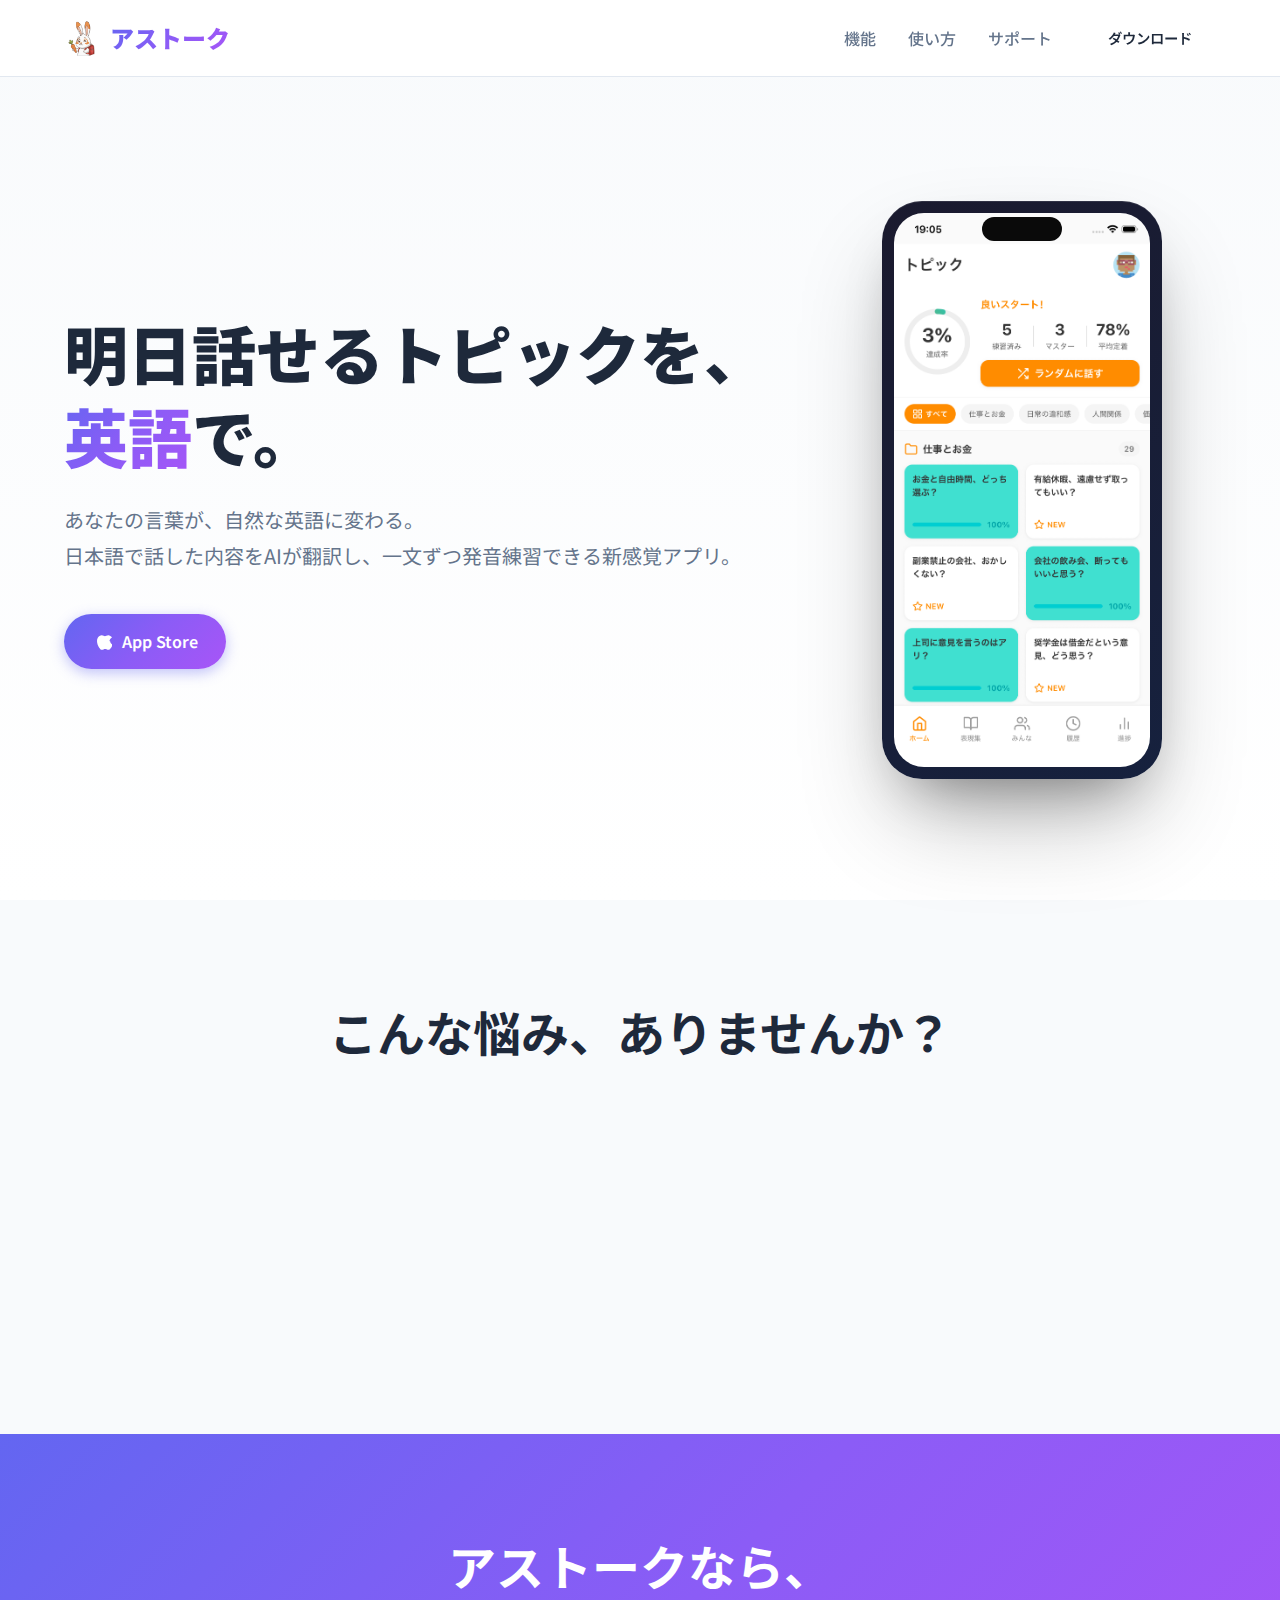
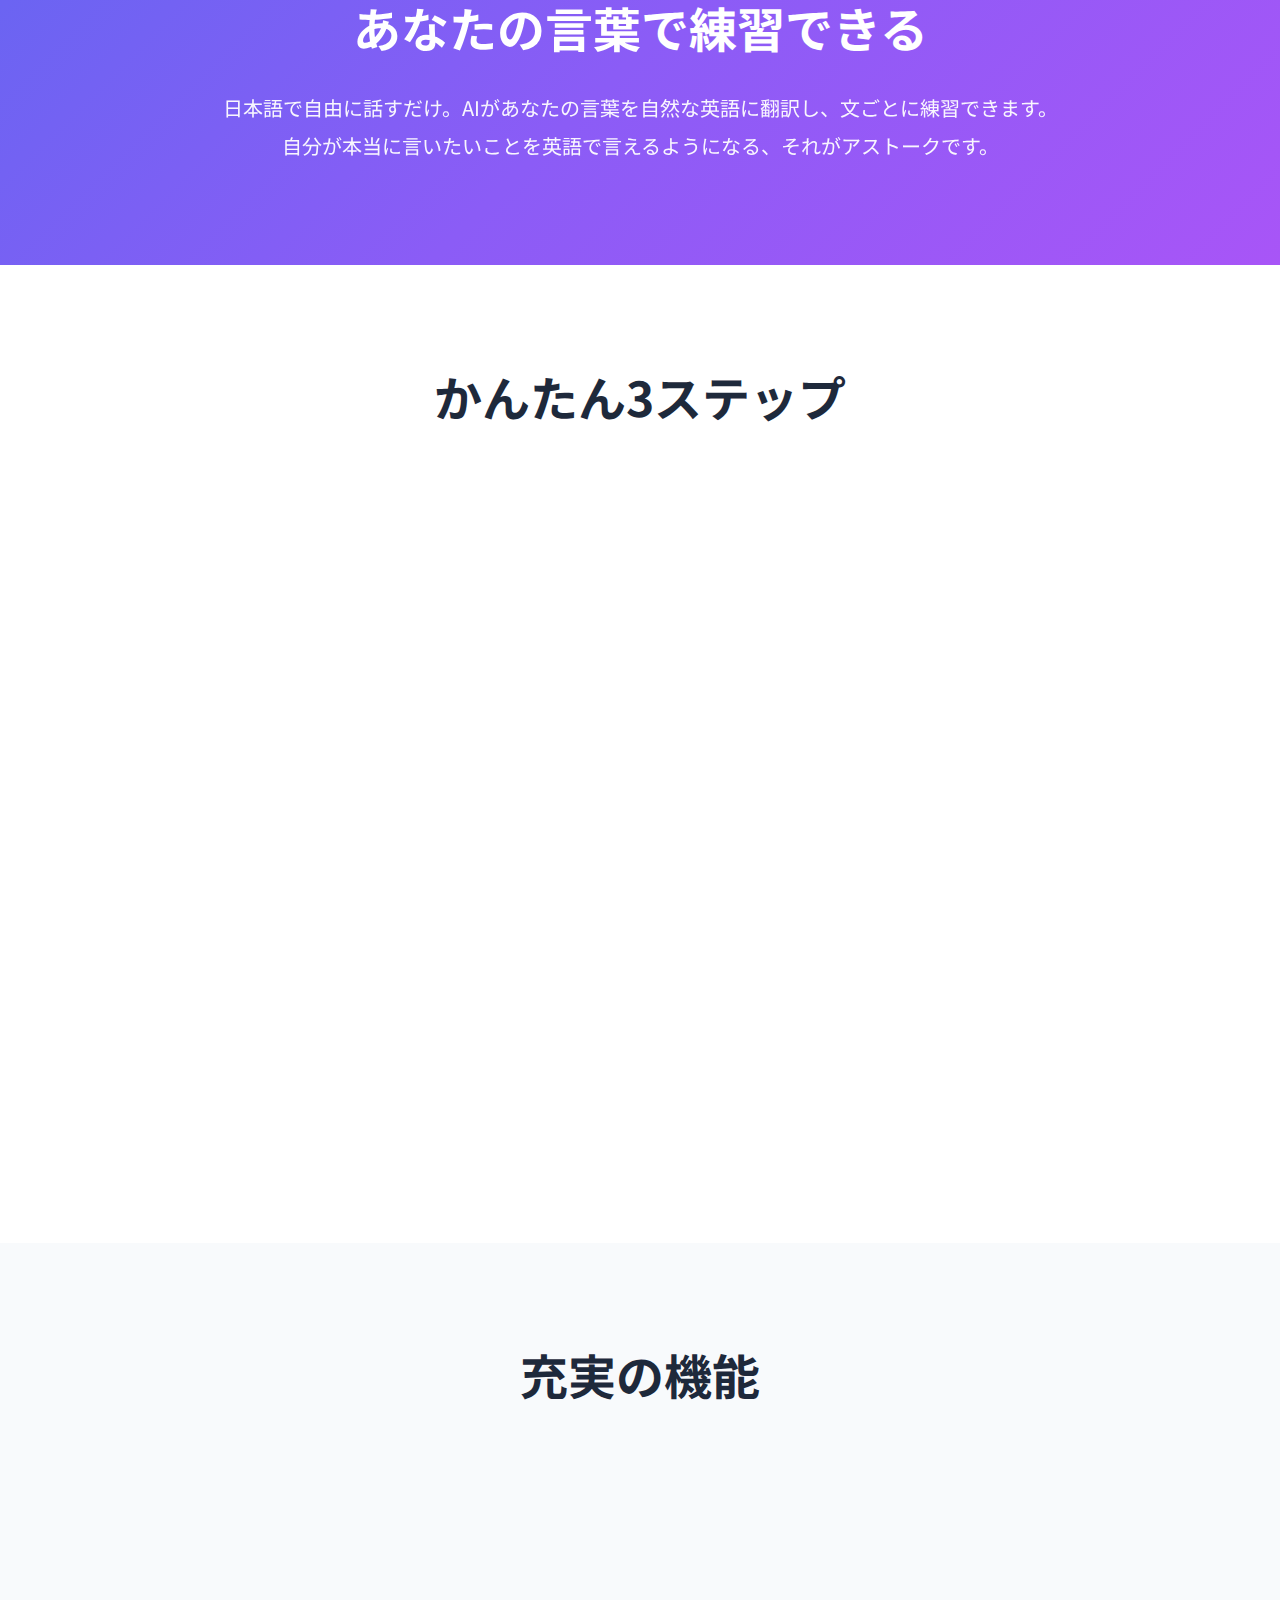
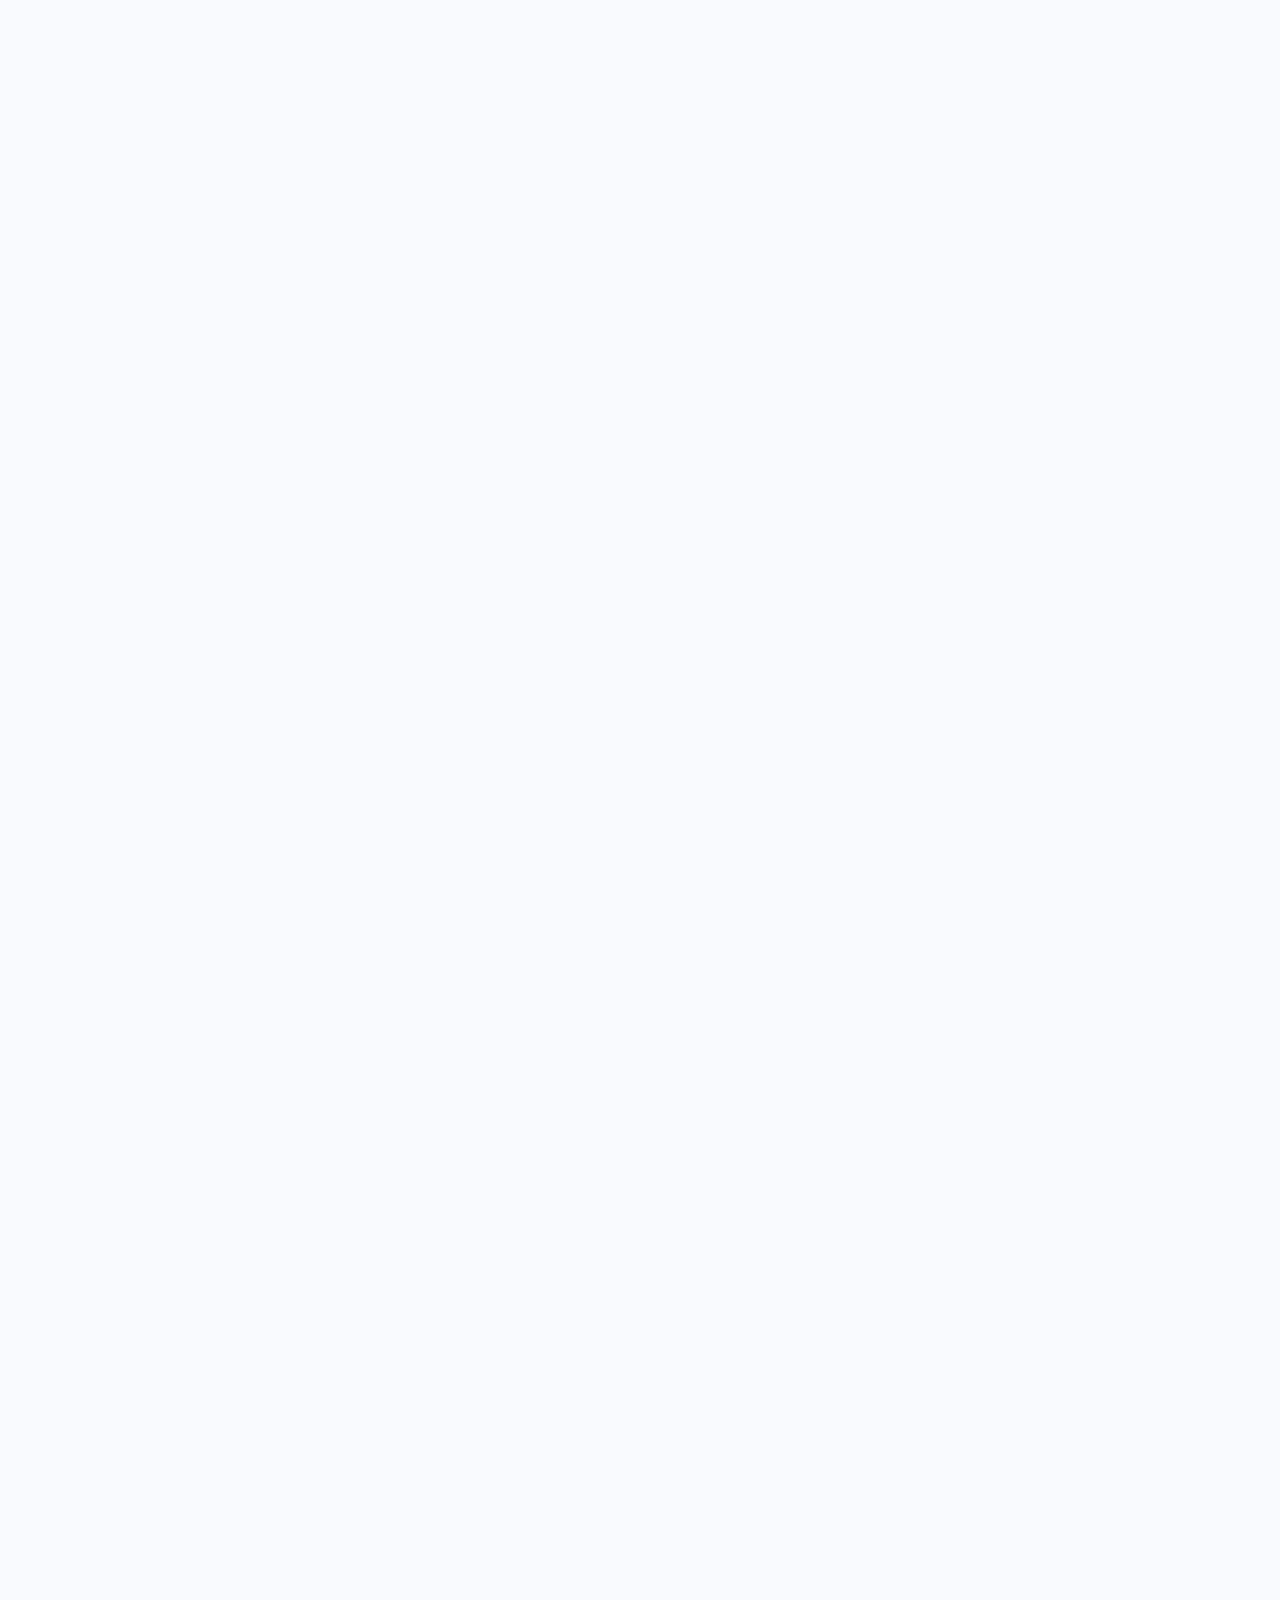
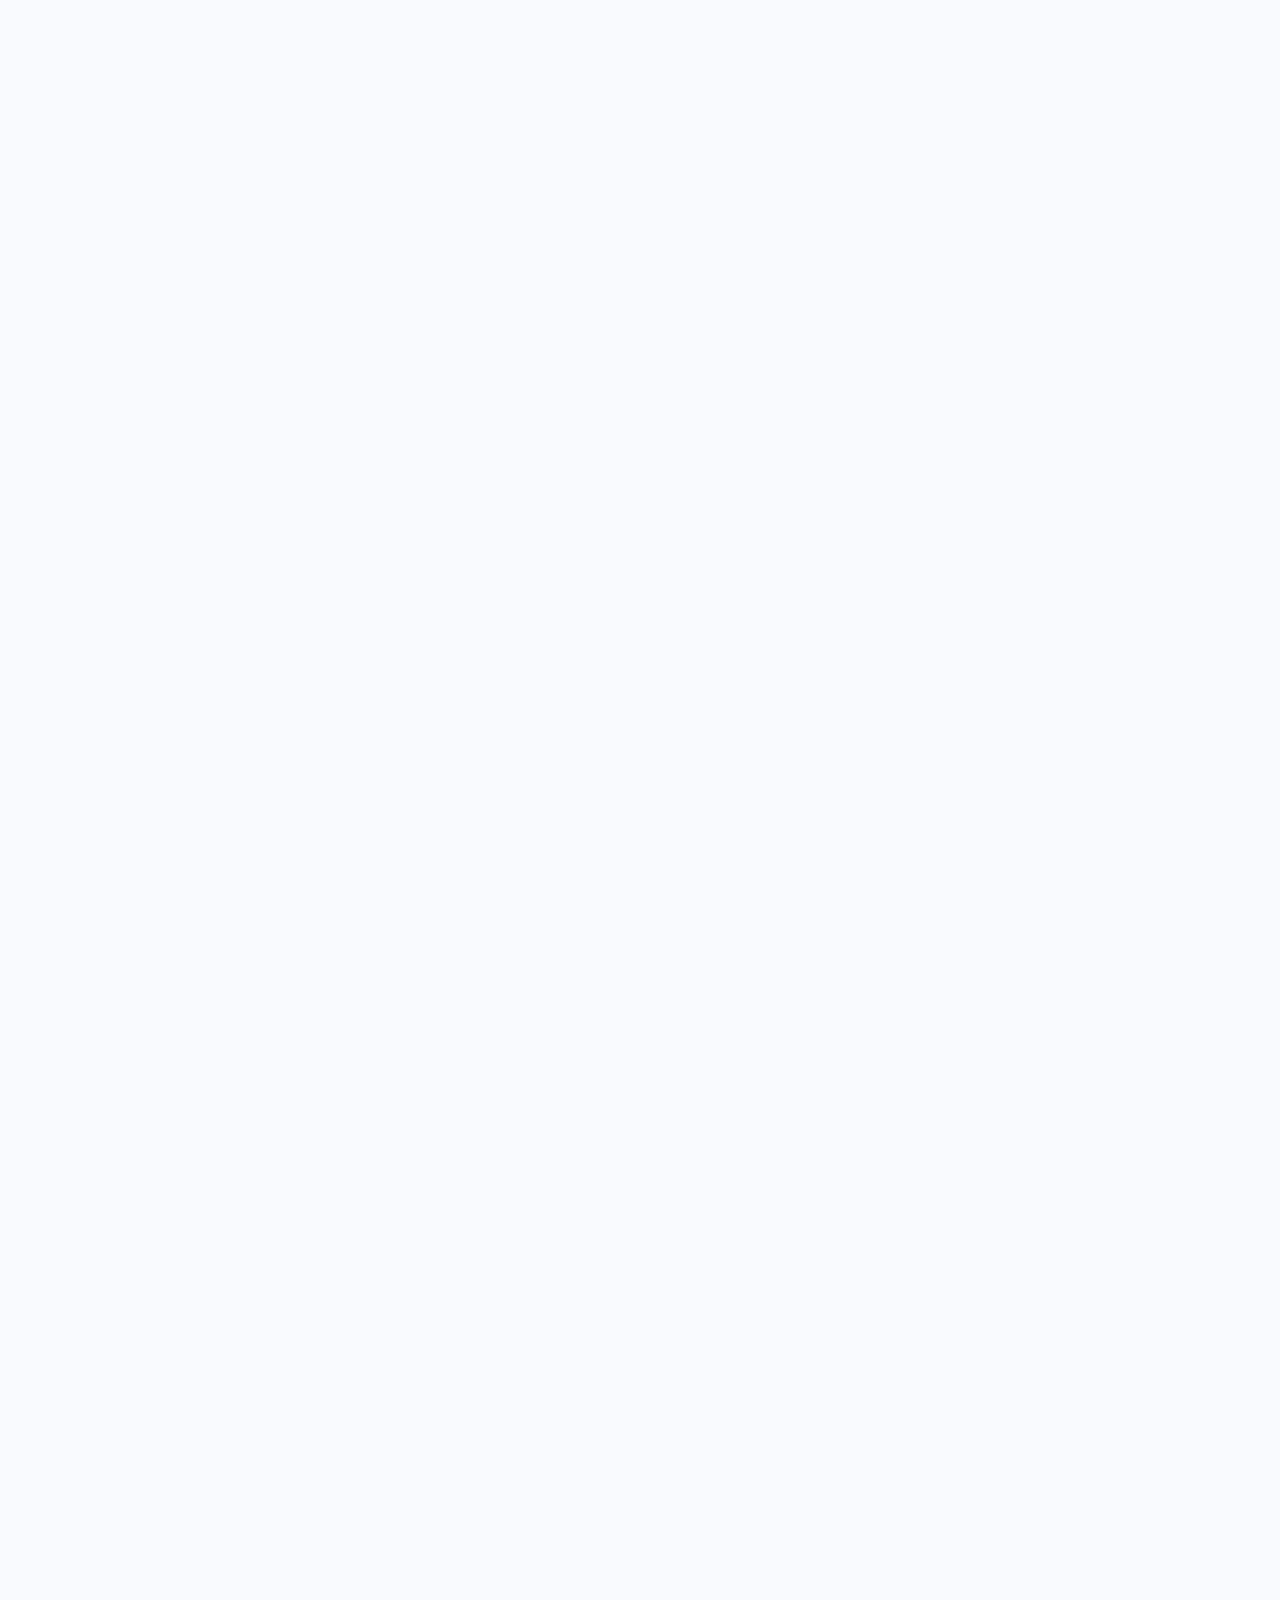
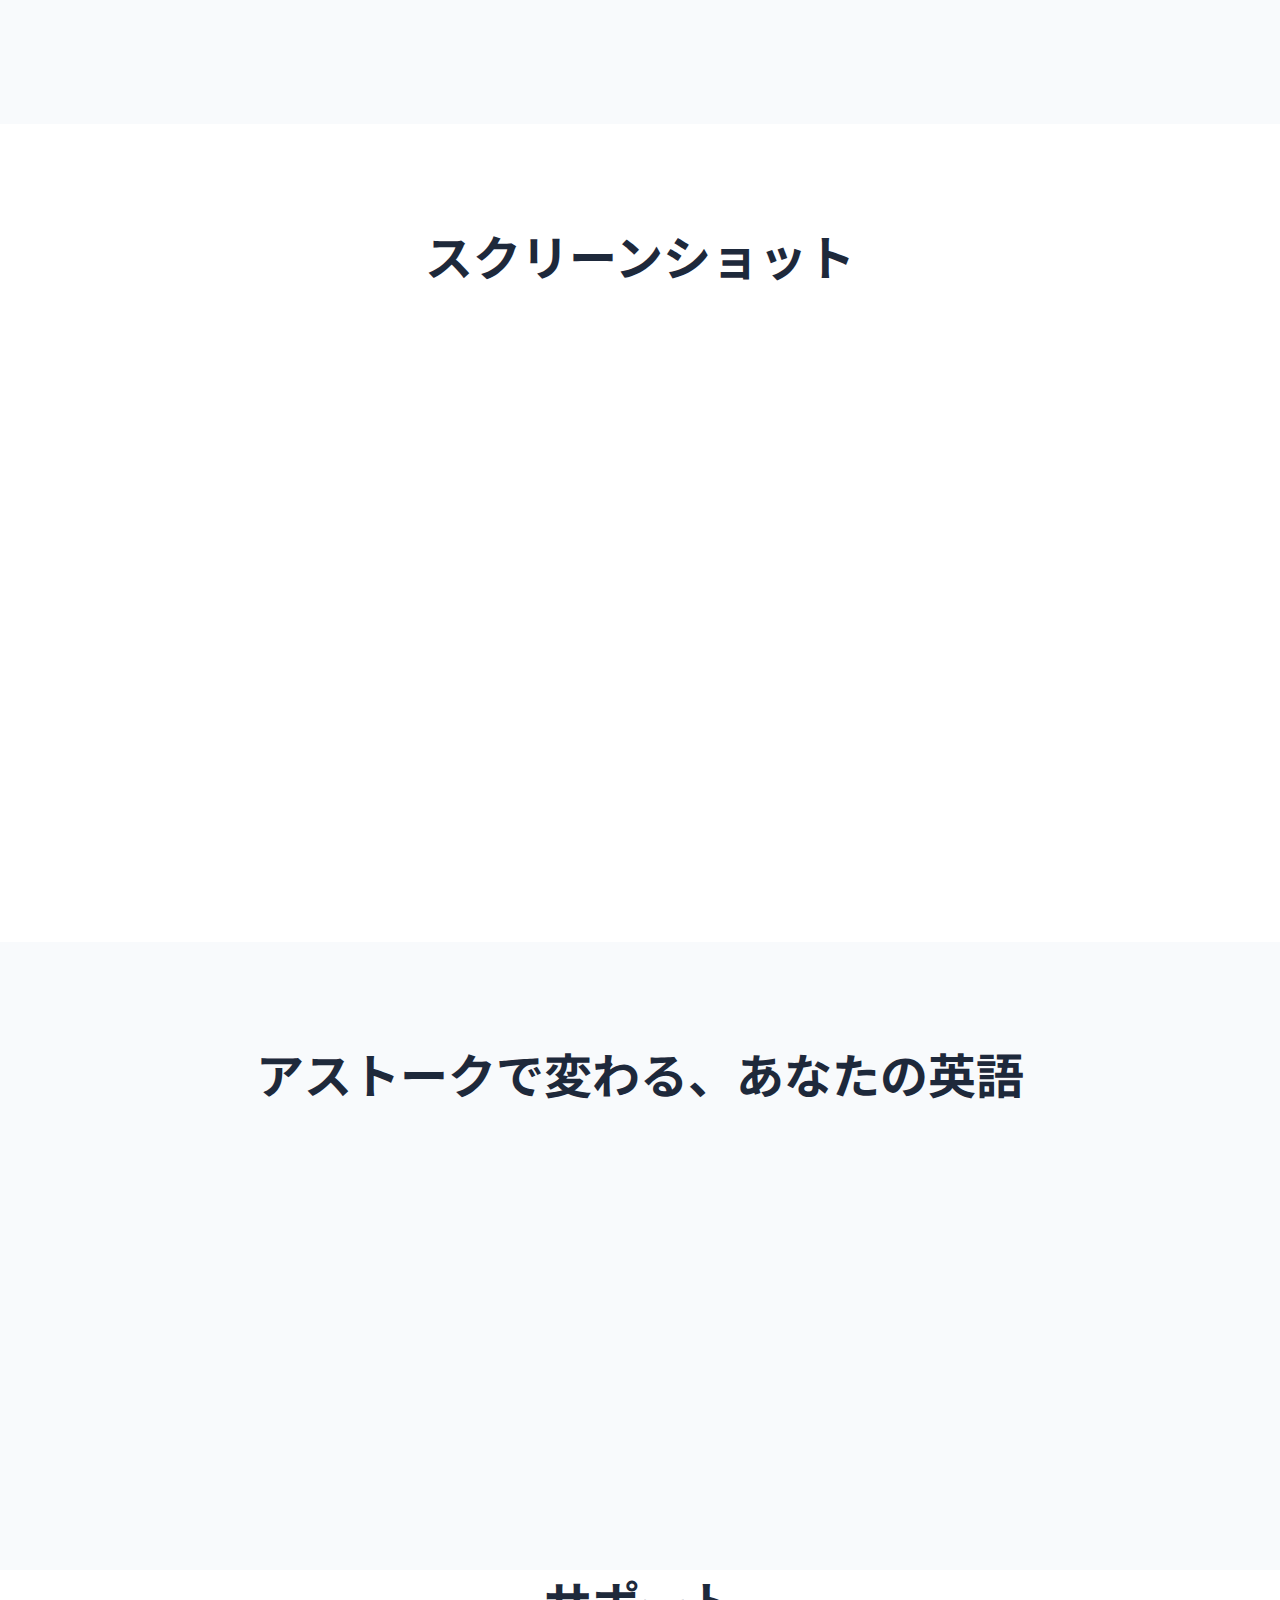
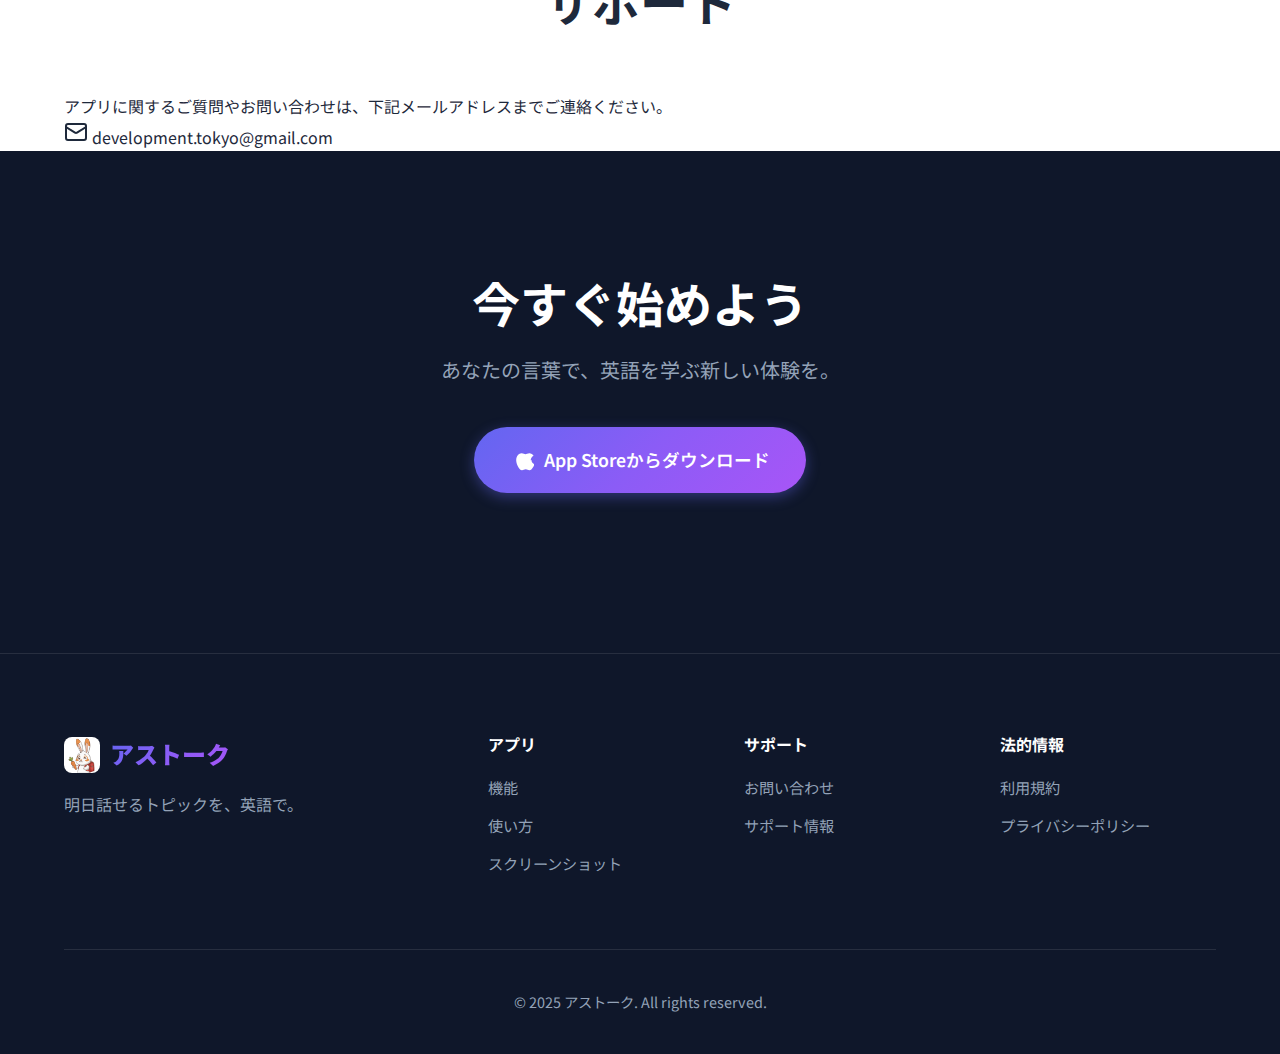
<file: index.html>
<!DOCTYPE html>
<html lang="ja">
<head>
    <meta charset="UTF-8">
    <meta name="viewport" content="width=device-width, initial-scale=1.0">
    <title>アストーク - 明日話せるトピックを、英語で</title>
    <meta name="description" content="明日話せるトピックを、英語で。日本語で話した内容をAIが英語に翻訳し、文ごとに練習できる英語スピーキングアプリ。">
    <link rel="icon" type="image/png" sizes="32x32" href="images/favicon-32.png">
    <link rel="icon" type="image/png" sizes="16x16" href="images/favicon-16.png">
    <link rel="apple-touch-icon" sizes="180x180" href="images/apple-touch-icon.png">
    <link rel="preconnect" href="https://fonts.googleapis.com">
    <link rel="preconnect" href="https://fonts.gstatic.com" crossorigin>
    <link href="https://fonts.googleapis.com/css2?family=Noto+Sans+JP:wght@400;500;700;900&display=swap" rel="stylesheet">
    <link rel="stylesheet" href="styles.css">
</head>
<body>
    <!-- Hero Section -->
    <header class="hero">
        <nav class="nav">
            <div class="nav-container">
                <div class="logo">
                    <img src="images/icon.png" alt="アストーク" class="logo-icon">
                    <span class="logo-text">アストーク</span>
                </div>
                <div class="nav-links">
                    <a href="#features">機能</a>
                    <a href="#how-it-works">使い方</a>
                    <a href="#support">サポート</a>
                    <a href="#download" class="btn btn-nav">ダウンロード</a>
                </div>
                <button class="mobile-menu-btn" aria-label="メニュー">
                    <span></span>
                    <span></span>
                    <span></span>
                </button>
            </div>
        </nav>

        <div class="hero-content">
            <div class="hero-text">
                <h1><span class="nowrap">明日話せるトピックを、</span><br><span class="highlight">英語</span>で。</h1>
                <p class="hero-subtitle">あなたの言葉が、自然な英語に変わる。<br>日本語で話した内容をAIが翻訳し、一文ずつ発音練習できる新感覚アプリ。</p>
                <div class="hero-buttons">
                    <a href="https://apps.apple.com/jp/app/%E3%82%A2%E3%82%B9%E3%83%88%E3%83%BC%E3%82%AF/id6756672054" class="btn btn-primary">
                        <svg width="20" height="24" viewBox="0 0 20 24" fill="currentColor">
                            <path d="M17.5 12.5c0-3.07 2.5-4.07 2.5-4.07s-1.38-1.97-3.44-2.16c-1.47-.15-2.87.87-3.62.87-.76 0-1.93-.85-3.16-.82-1.63.03-3.13.95-3.97 2.41-1.69 2.93-.43 7.28 1.22 9.66.81 1.17 1.77 2.48 3.03 2.43 1.22-.05 1.68-.79 3.15-.79s1.88.79 3.16.76c1.31-.02 2.14-1.19 2.94-2.36.93-1.35 1.31-2.66 1.33-2.73-.03-.01-2.55-1-2.58-3.92" />
                        </svg>
                        App Store
                    </a>
                </div>
            </div>
            <div class="hero-image">
                <div class="phone-mockup">
                    <img src="images/home-screen.png" alt="AsTalk ホーム画面">
                </div>
            </div>
        </div>
    </header>

    <!-- Problem Section -->
    <section class="problem">
        <div class="container">
            <h2>こんな悩み、ありませんか？</h2>
            <div class="problem-grid">
                <div class="problem-card">
                    <div class="problem-icon">
                        <svg xmlns="http://www.w3.org/2000/svg" width="48" height="48" viewBox="0 0 24 24" fill="none" stroke="currentColor" stroke-width="1.5" stroke-linecap="round" stroke-linejoin="round">
                            <path d="M9.09 9a3 3 0 0 1 5.83 1c0 2-3 3-3 3"/>
                            <path d="M12 17h.01"/>
                            <circle cx="12" cy="12" r="10"/>
                        </svg>
                    </div>
                    <p>言いたいことが<br>英語で出てこない</p>
                </div>
                <div class="problem-card">
                    <div class="problem-icon">
                        <svg xmlns="http://www.w3.org/2000/svg" width="48" height="48" viewBox="0 0 24 24" fill="none" stroke="currentColor" stroke-width="1.5" stroke-linecap="round" stroke-linejoin="round">
                            <path d="M4 19.5v-15A2.5 2.5 0 0 1 6.5 2H19a1 1 0 0 1 1 1v18a1 1 0 0 1-1 1H6.5a1 1 0 0 1 0-5H20"/>
                            <path d="M8 11h8"/>
                            <path d="M8 7h6"/>
                        </svg>
                    </div>
                    <p>教材の例文は<br>実際に使わない</p>
                </div>
                <div class="problem-card">
                    <div class="problem-icon">
                        <svg xmlns="http://www.w3.org/2000/svg" width="48" height="48" viewBox="0 0 24 24" fill="none" stroke="currentColor" stroke-width="1.5" stroke-linecap="round" stroke-linejoin="round">
                            <circle cx="12" cy="12" r="10"/>
                            <circle cx="12" cy="12" r="6"/>
                            <circle cx="12" cy="12" r="2"/>
                        </svg>
                    </div>
                    <p>自分のことを<br>英語で話したい</p>
                </div>
                <div class="problem-card">
                    <div class="problem-icon">
                        <svg xmlns="http://www.w3.org/2000/svg" width="48" height="48" viewBox="0 0 24 24" fill="none" stroke="currentColor" stroke-width="1.5" stroke-linecap="round" stroke-linejoin="round">
                            <circle cx="12" cy="12" r="10"/>
                            <polyline points="12 6 12 12 16 14"/>
                        </svg>
                    </div>
                    <p>忙しくて<br>続かない</p>
                </div>
            </div>
        </div>
    </section>

    <!-- Solution Section -->
    <section class="solution">
        <div class="container">
            <div class="solution-content">
                <h2>アストークなら、<br><span class="highlight">あなたの言葉</span>で練習できる</h2>
                <p><span class="nowrap">日本語で自由に話すだけ。AIがあなたの言葉を自然な英語に翻訳し、文ごとに練習できます。</span><br>自分が本当に言いたいことを英語で言えるようになる、それがアストークです。</p>
            </div>
        </div>
    </section>

    <!-- How It Works Section -->
    <section id="how-it-works" class="how-it-works">
        <div class="container">
            <h2>かんたん3ステップ</h2>
            <div class="steps">
                <div class="step">
                    <div class="step-number">1</div>
                    <div class="step-image">
                        <img src="images/record-japanese-screen.png" alt="日本語で話す">
                    </div>
                    <h3>日本語で話す</h3>
                    <p>テーマを選んで、日本語で自由に話すだけ。考えをそのまま言葉にしてください。</p>
                </div>
                <div class="step">
                    <div class="step-number">2</div>
                    <div class="step-image">
                        <img src="images/review-draft-screen.png" alt="AIが英訳">
                    </div>
                    <h3>AIが英訳</h3>
                    <p>あなたの日本語をAIが自然な英語に翻訳。ネイティブが使う表現で英文が完成します。</p>
                </div>
                <div class="step">
                    <div class="step-number">3</div>
                    <div class="step-image">
                        <img src="images/sentence-practice-screen.png" alt="文ごとに練習">
                    </div>
                    <h3>文ごとに練習</h3>
                    <p>お手本音声を聞いて、一文ずつ発音練習。AIがあなたの発音をチェックしてフィードバック。</p>
                </div>
            </div>
        </div>
    </section>

    <!-- Features Section -->
    <section id="features" class="features">
        <div class="container">
            <h2>充実の機能</h2>
            <div class="feature-grid">
                <div class="feature-card">
                    <div class="feature-image">
                        <img src="images/sentence-practice-feedback-screen.png" alt="詳細フィードバック">
                    </div>
                    <div class="feature-content">
                        <h3>
                            <svg xmlns="http://www.w3.org/2000/svg" width="24" height="24" viewBox="0 0 24 24" fill="none" stroke="currentColor" stroke-width="2" stroke-linecap="round" stroke-linejoin="round" class="feature-icon">
                                <circle cx="12" cy="12" r="10"/>
                                <circle cx="12" cy="12" r="6"/>
                                <circle cx="12" cy="12" r="2"/>
                            </svg>
                            詳細フィードバック
                        </h3>
                        <p>発音・文法・表現の改善点をAIがリアルタイムでフィードバック。具体的なアドバイスで上達を実感できます。</p>
                    </div>
                </div>
                <div class="feature-card reverse">
                    <div class="feature-image">
                        <img src="images/full-sentence-practice-screen.png" alt="フルスピーチ練習">
                    </div>
                    <div class="feature-content">
                        <h3>
                            <svg xmlns="http://www.w3.org/2000/svg" width="24" height="24" viewBox="0 0 24 24" fill="none" stroke="currentColor" stroke-width="2" stroke-linecap="round" stroke-linejoin="round" class="feature-icon">
                                <path d="M12 2a3 3 0 0 0-3 3v7a3 3 0 0 0 6 0V5a3 3 0 0 0-3-3Z"/>
                                <path d="M19 10v2a7 7 0 0 1-14 0v-2"/>
                                <line x1="12" x2="12" y1="19" y2="22"/>
                            </svg>
                            フルスピーチ練習
                        </h3>
                        <p>文ごとの練習が終わったら、全体を通してスピーチ。本番さながらの練習で自信をつけましょう。</p>
                    </div>
                </div>
                <div class="feature-card">
                    <div class="feature-image">
                        <img src="images/progress-screen.png" alt="進捗管理">
                    </div>
                    <div class="feature-content">
                        <h3>
                            <svg xmlns="http://www.w3.org/2000/svg" width="24" height="24" viewBox="0 0 24 24" fill="none" stroke="currentColor" stroke-width="2" stroke-linecap="round" stroke-linejoin="round" class="feature-icon">
                                <path d="M3 3v16a2 2 0 0 0 2 2h16"/>
                                <path d="m19 9-5 5-4-4-3 3"/>
                            </svg>
                            進捗管理
                        </h3>
                        <p>練習の成果を可視化。スコアの推移や練習回数をグラフで確認できます。</p>
                    </div>
                </div>
                <div class="feature-card reverse">
                    <div class="feature-image">
                        <img src="images/expressions-screen.png" alt="表現集">
                    </div>
                    <div class="feature-content">
                        <h3>
                            <svg xmlns="http://www.w3.org/2000/svg" width="24" height="24" viewBox="0 0 24 24" fill="none" stroke="currentColor" stroke-width="2" stroke-linecap="round" stroke-linejoin="round" class="feature-icon">
                                <path d="M12 7v14"/>
                                <path d="M3 18a1 1 0 0 1-1-1V4a1 1 0 0 1 1-1h5a4 4 0 0 1 4 4 4 4 0 0 1 4-4h5a1 1 0 0 1 1 1v13a1 1 0 0 1-1 1h-6a3 3 0 0 0-3 3 3 3 0 0 0-3-3z"/>
                            </svg>
                            表現集
                        </h3>
                        <p>練習で学んだキーフレーズを自動保存。いつでも復習できる自分だけの表現集が作れます。</p>
                    </div>
                </div>
                <div class="feature-card">
                    <div class="feature-image">
                        <img src="images/community-screen.png" alt="コミュニティ">
                    </div>
                    <div class="feature-content">
                        <h3>
                            <svg xmlns="http://www.w3.org/2000/svg" width="24" height="24" viewBox="0 0 24 24" fill="none" stroke="currentColor" stroke-width="2" stroke-linecap="round" stroke-linejoin="round" class="feature-icon">
                                <path d="M16 21v-2a4 4 0 0 0-4-4H6a4 4 0 0 0-4 4v2"/>
                                <circle cx="9" cy="7" r="4"/>
                                <path d="M22 21v-2a4 4 0 0 0-3-3.87"/>
                                <path d="M16 3.13a4 4 0 0 1 0 7.75"/>
                            </svg>
                            コミュニティ
                        </h3>
                        <p>他のユーザーの練習を参考に。良い表現を見つけたら保存して自分の学習に活用できます。</p>
                    </div>
                </div>
            </div>
        </div>
    </section>

    <!-- Screenshots Gallery -->
    <section id="screenshots" class="screenshots">
        <div class="container">
            <h2>スクリーンショット</h2>
            <div class="screenshot-gallery">
                <div class="screenshot-item">
                    <img src="images/home-screen.png" alt="ホーム画面">
                    <p>ホーム</p>
                </div>
                <div class="screenshot-item">
                    <img src="images/sentence-practice-feedback-screen.png" alt="フィードバック">
                    <p>フィードバック</p>
                </div>
                <div class="screenshot-item">
                    <img src="images/full-sentence-practice-feedback-screen.png" alt="スピーチ結果">
                    <p>スピーチ結果</p>
                </div>
                <div class="screenshot-item">
                    <img src="images/history-screen.png" alt="履歴">
                    <p>練習履歴</p>
                </div>
                <div class="screenshot-item">
                    <img src="images/result-screen.png" alt="練習結果">
                    <p>練習結果</p>
                </div>
            </div>
        </div>
    </section>

    <!-- Benefits Section -->
    <section class="benefits">
        <div class="container">
            <h2>アストークで変わる、あなたの英語</h2>
            <div class="benefits-grid">
                <div class="benefit-card">
                    <div class="benefit-icon">
                        <svg xmlns="http://www.w3.org/2000/svg" width="48" height="48" viewBox="0 0 24 24" fill="none" stroke="currentColor" stroke-width="1.5" stroke-linecap="round" stroke-linejoin="round">
                            <path d="M12 3a6 6 0 0 0 9 9 9 9 0 1 1-9-9"/>
                            <path d="M20 3v4"/>
                            <path d="M22 5h-4"/>
                        </svg>
                    </div>
                    <h3>自分の言葉で練習</h3>
                    <p>教材の例文ではなく、自分が実際に使いたい表現を英語で言えるようになります。</p>
                </div>
                <div class="benefit-card">
                    <div class="benefit-icon">
                        <svg xmlns="http://www.w3.org/2000/svg" width="48" height="48" viewBox="0 0 24 24" fill="none" stroke="currentColor" stroke-width="1.5" stroke-linecap="round" stroke-linejoin="round">
                            <path d="M13 2 3 14h9l-1 8 10-12h-9l1-8z"/>
                        </svg>
                    </div>
                    <h3>効率的な学習</h3>
                    <p>AIによる即座のフィードバックで、間違いをすぐに修正。上達が早くなります。</p>
                </div>
                <div class="benefit-card">
                    <div class="benefit-icon">
                        <svg xmlns="http://www.w3.org/2000/svg" width="48" height="48" viewBox="0 0 24 24" fill="none" stroke="currentColor" stroke-width="1.5" stroke-linecap="round" stroke-linejoin="round">
                            <path d="M17.5 19H9a7 7 0 1 1 6.71-9h1.79a4.5 4.5 0 1 1 0 9Z"/>
                            <path d="M22 10a4.5 4.5 0 0 0-4.5-4.5"/>
                        </svg>
                    </div>
                    <h3>続けやすい</h3>
                    <p>1回の練習は数分から。スキマ時間にサッと練習できるから、習慣化しやすい。</p>
                </div>
                <div class="benefit-card">
                    <div class="benefit-icon">
                        <svg xmlns="http://www.w3.org/2000/svg" width="48" height="48" viewBox="0 0 24 24" fill="none" stroke="currentColor" stroke-width="1.5" stroke-linecap="round" stroke-linejoin="round">
                            <path d="M21 15a2 2 0 0 1-2 2H7l-4 4V5a2 2 0 0 1 2-2h14a2 2 0 0 1 2 2z"/>
                            <path d="M8 10h.01"/>
                            <path d="M12 10h.01"/>
                            <path d="M16 10h.01"/>
                        </svg>
                    </div>
                    <h3>実践的な英語力</h3>
                    <p>スピーキングに特化した練習で、会話で使える実践的な英語力が身につきます。</p>
                </div>
            </div>
        </div>
    </section>

    <!-- Support Section -->
    <section id="support" class="support">
        <div class="container">
            <h2>サポート</h2>
            <p>アプリに関するご質問やお問い合わせは、下記メールアドレスまでご連絡ください。</p>
            <div class="support-contact">
                <a href="mailto:development.tokyo@gmail.com" class="support-email">
                    <svg xmlns="http://www.w3.org/2000/svg" width="24" height="24" viewBox="0 0 24 24" fill="none" stroke="currentColor" stroke-width="2" stroke-linecap="round" stroke-linejoin="round">
                        <rect width="20" height="16" x="2" y="4" rx="2"/>
                        <path d="m22 7-8.97 5.7a1.94 1.94 0 0 1-2.06 0L2 7"/>
                    </svg>
                    development.tokyo@gmail.com
                </a>
            </div>
        </div>
    </section>

    <!-- CTA Section -->
    <section id="download" class="cta">
        <div class="container">
            <h2>今すぐ始めよう</h2>
            <p>あなたの言葉で、英語を学ぶ新しい体験を。</p>
            <div class="cta-buttons">
                <a href="https://apps.apple.com/jp/app/%E3%82%A2%E3%82%B9%E3%83%88%E3%83%BC%E3%82%AF/id6756672054" class="btn btn-primary btn-large">
                    <svg width="24" height="28" viewBox="0 0 20 24" fill="currentColor">
                        <path d="M17.5 12.5c0-3.07 2.5-4.07 2.5-4.07s-1.38-1.97-3.44-2.16c-1.47-.15-2.87.87-3.62.87-.76 0-1.93-.85-3.16-.82-1.63.03-3.13.95-3.97 2.41-1.69 2.93-.43 7.28 1.22 9.66.81 1.17 1.77 2.48 3.03 2.43 1.22-.05 1.68-.79 3.15-.79s1.88.79 3.16.76c1.31-.02 2.14-1.19 2.94-2.36.93-1.35 1.31-2.66 1.33-2.73-.03-.01-2.55-1-2.58-3.92" />
                    </svg>
                    App Storeからダウンロード
                </a>
            </div>
        </div>
    </section>

    <!-- Footer -->
    <footer class="footer">
        <div class="container">
            <div class="footer-content">
                <div class="footer-brand">
                    <div class="logo">
                        <img src="images/icon.png" alt="アストーク" class="logo-icon">
                        <span class="logo-text">アストーク</span>
                    </div>
                    <p>明日話せるトピックを、英語で。</p>
                </div>
                <div class="footer-links">
                    <div class="footer-column">
                        <h4>アプリ</h4>
                        <a href="#features">機能</a>
                        <a href="#how-it-works">使い方</a>
                        <a href="#screenshots">スクリーンショット</a>
                    </div>
                    <div class="footer-column">
                        <h4>サポート</h4>
                        <a href="mailto:development.tokyo@gmail.com">お問い合わせ</a>
                        <a href="#support">サポート情報</a>
                    </div>
                    <div class="footer-column">
                        <h4>法的情報</h4>
                        <a href="https://www.apple.com/legal/internet-services/itunes/dev/stdeula/">利用規約</a>
                        <a href="privacy.html">プライバシーポリシー</a>
                    </div>
                </div>
            </div>
            <div class="footer-bottom">
                <p>&copy; 2025 アストーク. All rights reserved.</p>
            </div>
        </div>
    </footer>

    <script src="script.js"></script>
</body>
</html>
</file>
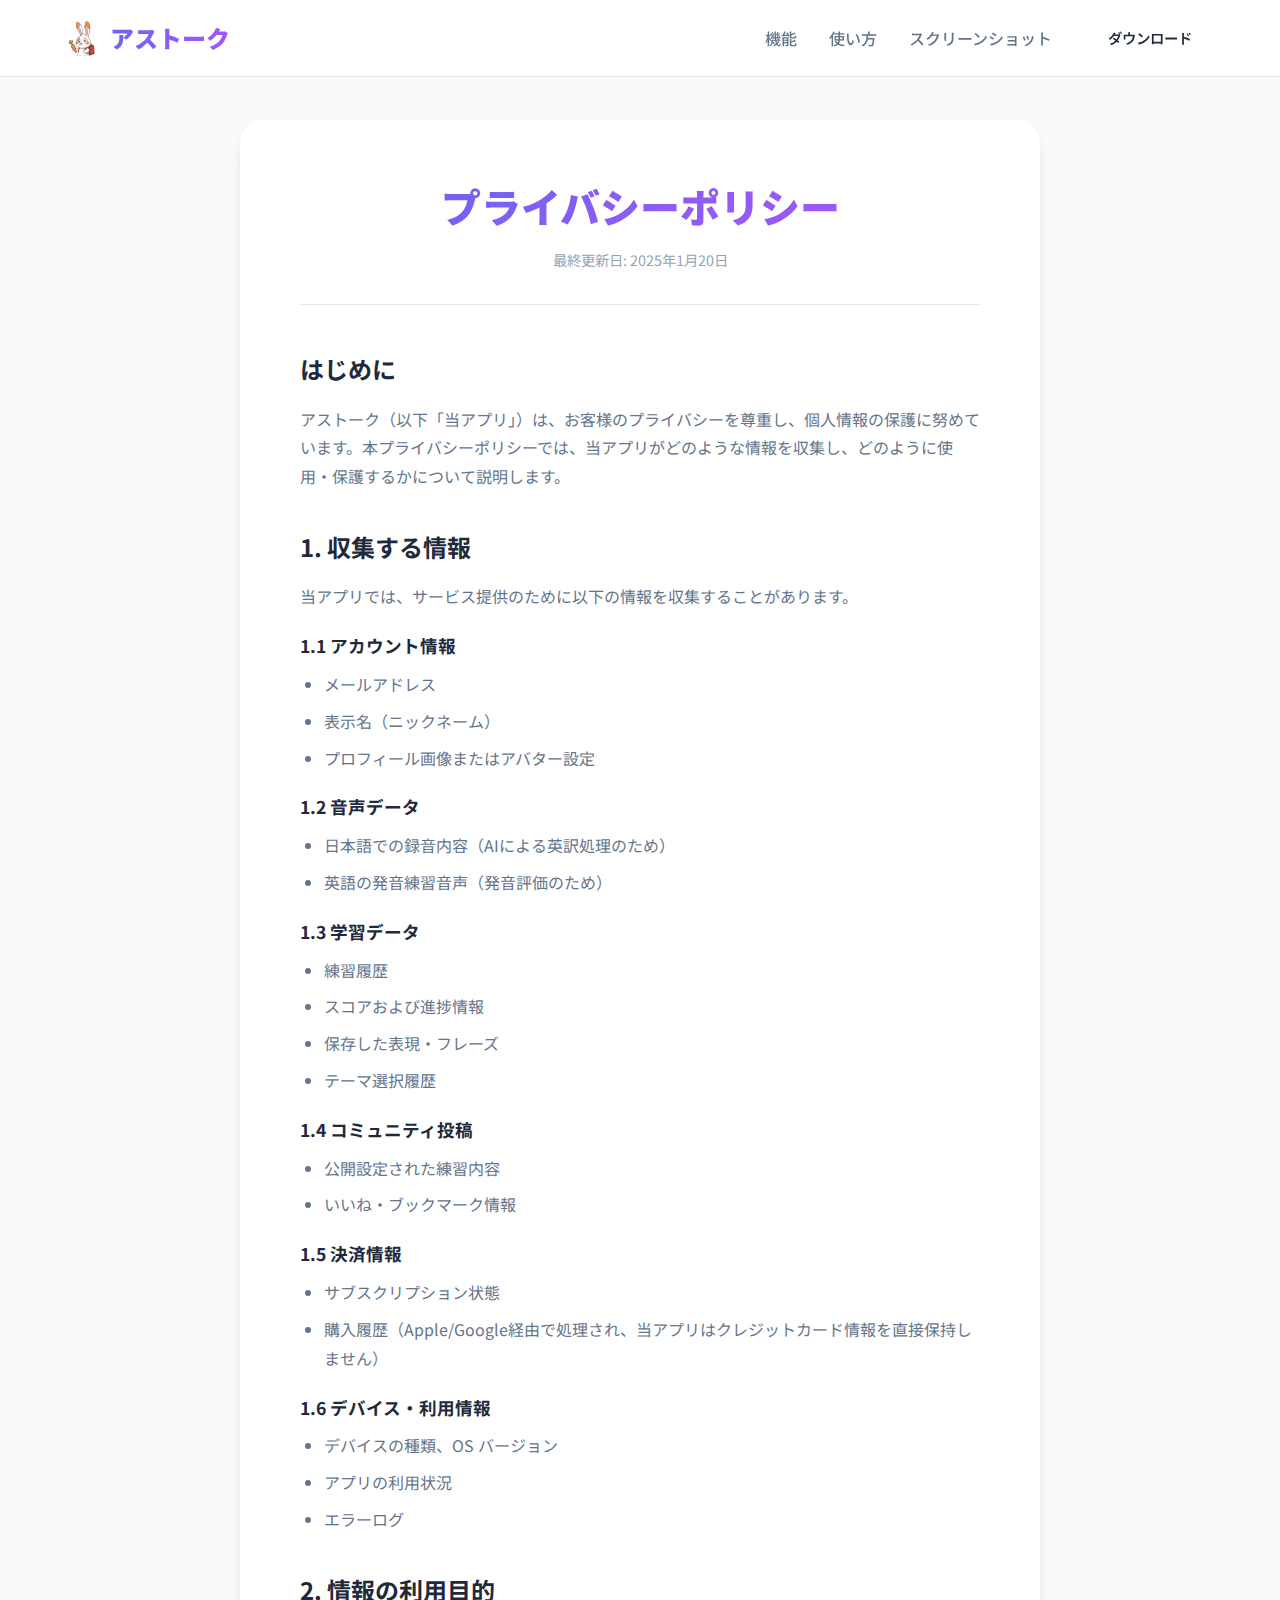
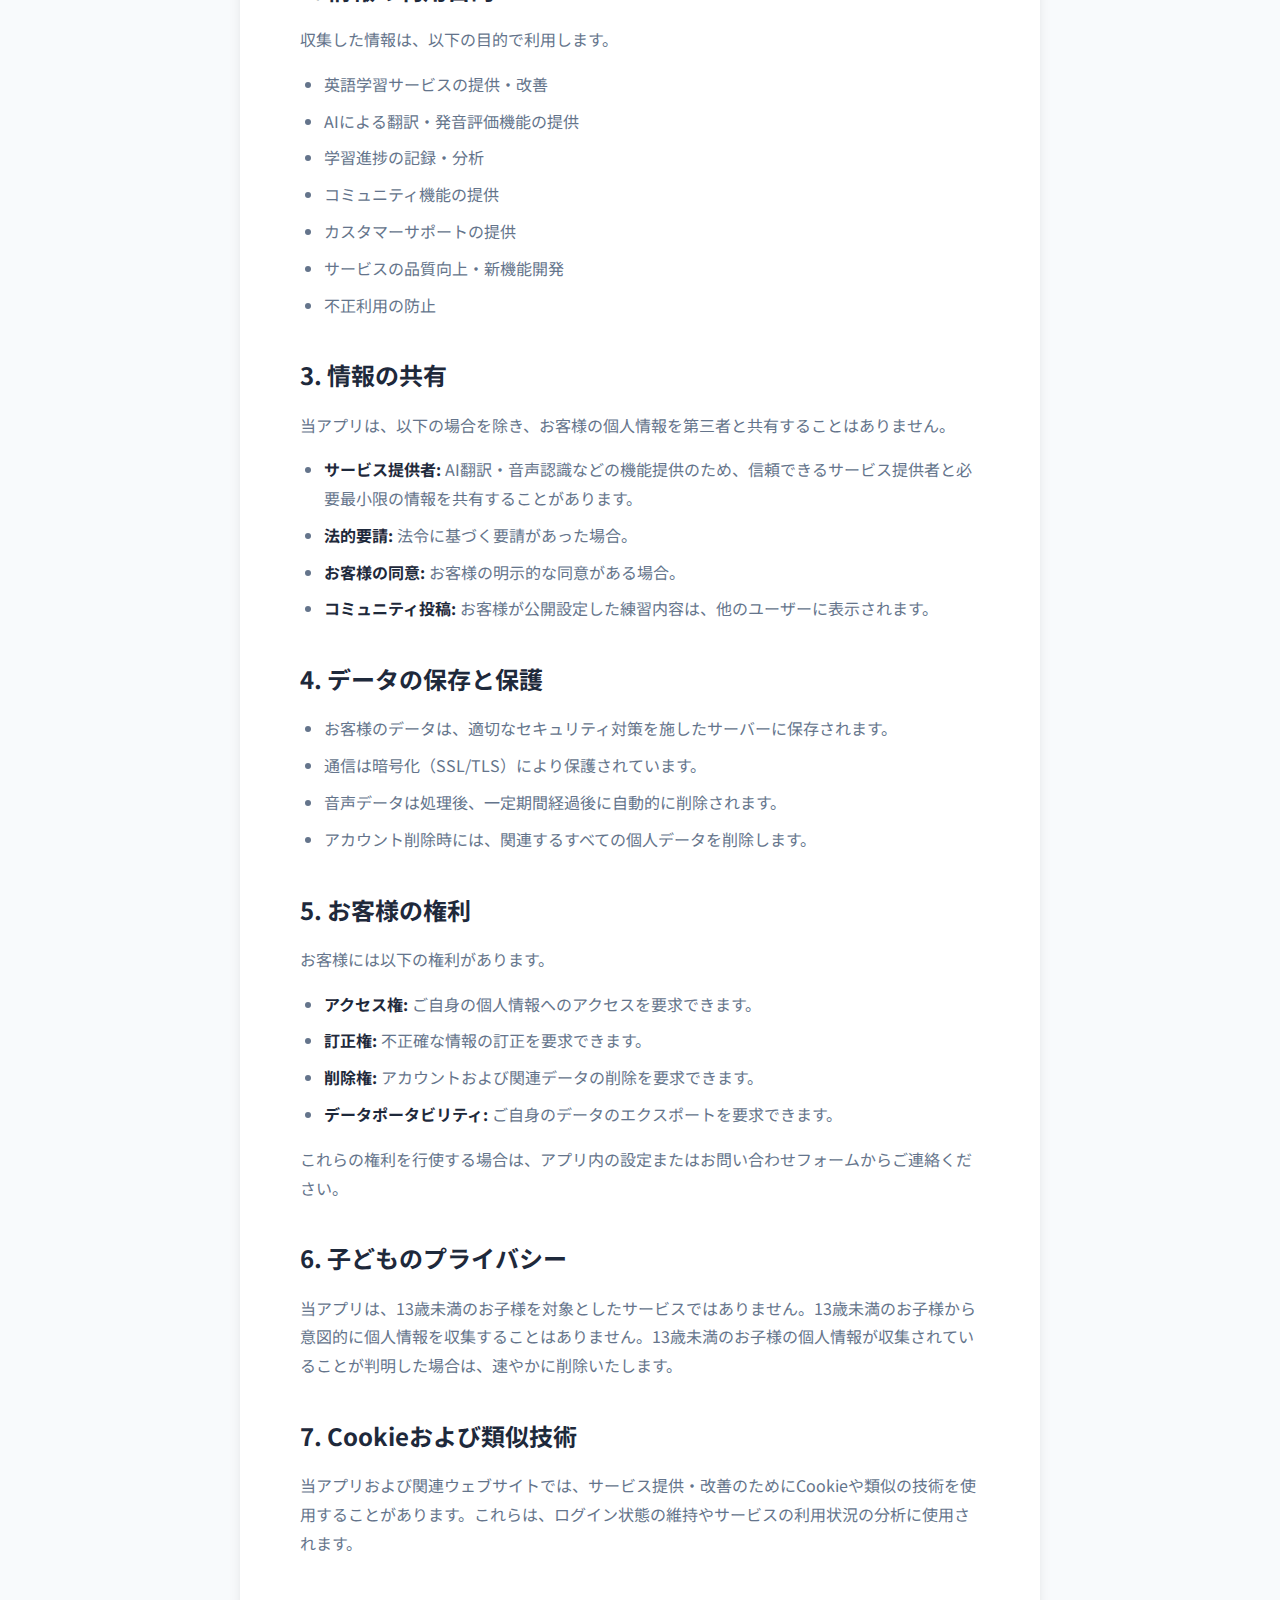
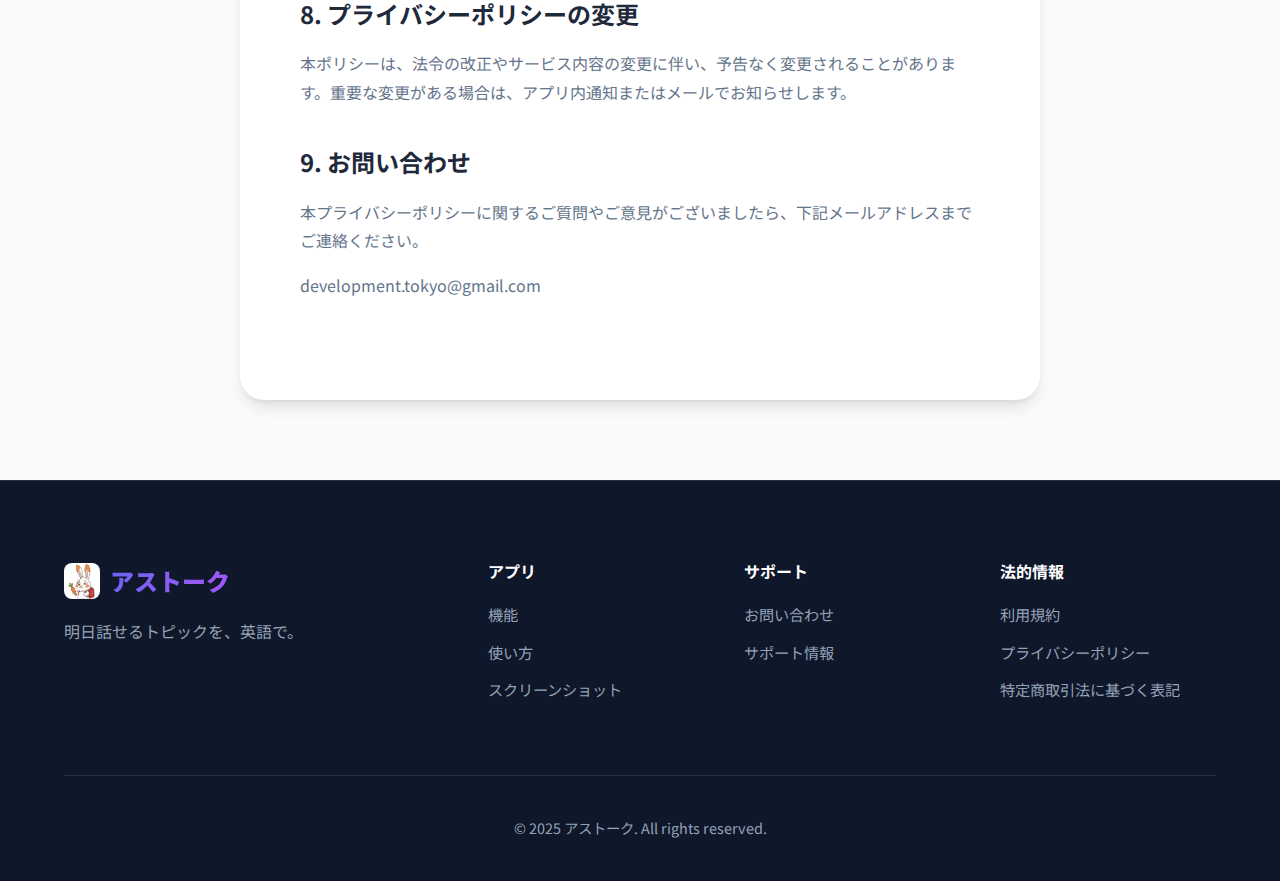
<file: privacy.html>
<!DOCTYPE html>
<html lang="ja">
<head>
    <meta charset="UTF-8">
    <meta name="viewport" content="width=device-width, initial-scale=1.0">
    <title>プライバシーポリシー - アストーク</title>
    <meta name="description" content="アストークのプライバシーポリシー。お客様の個人情報の取り扱いについて説明します。">
    <link rel="icon" type="image/png" sizes="32x32" href="images/favicon-32.png">
    <link rel="icon" type="image/png" sizes="16x16" href="images/favicon-16.png">
    <link rel="apple-touch-icon" sizes="180x180" href="images/apple-touch-icon.png">
    <link rel="preconnect" href="https://fonts.googleapis.com">
    <link rel="preconnect" href="https://fonts.gstatic.com" crossorigin>
    <link href="https://fonts.googleapis.com/css2?family=Noto+Sans+JP:wght@400;500;700;900&display=swap" rel="stylesheet">
    <link rel="stylesheet" href="styles.css">
</head>
<body>
    <!-- Navigation -->
    <nav class="nav">
        <div class="nav-container">
            <a href="index.html" class="logo">
                <img src="images/icon.png" alt="アストーク" class="logo-icon">
                <span class="logo-text">アストーク</span>
            </a>
            <div class="nav-links">
                <a href="index.html#features">機能</a>
                <a href="index.html#how-it-works">使い方</a>
                <a href="index.html#screenshots">スクリーンショット</a>
                <a href="index.html#download" class="btn btn-nav">ダウンロード</a>
            </div>
            <button class="mobile-menu-btn" aria-label="メニュー">
                <span></span>
                <span></span>
                <span></span>
            </button>
        </div>
    </nav>

    <!-- Legal Content -->
    <main class="legal-page">
        <div class="container">
            <div class="legal-content">
                <h1>プライバシーポリシー</h1>
                <p class="legal-update">最終更新日: 2025年1月20日</p>

                <section class="legal-section">
                    <h2>はじめに</h2>
                    <p>アストーク（以下「当アプリ」）は、お客様のプライバシーを尊重し、個人情報の保護に努めています。本プライバシーポリシーでは、当アプリがどのような情報を収集し、どのように使用・保護するかについて説明します。</p>
                </section>

                <section class="legal-section">
                    <h2>1. 収集する情報</h2>
                    <p>当アプリでは、サービス提供のために以下の情報を収集することがあります。</p>

                    <h3>1.1 アカウント情報</h3>
                    <ul>
                        <li>メールアドレス</li>
                        <li>表示名（ニックネーム）</li>
                        <li>プロフィール画像またはアバター設定</li>
                    </ul>

                    <h3>1.2 音声データ</h3>
                    <ul>
                        <li>日本語での録音内容（AIによる英訳処理のため）</li>
                        <li>英語の発音練習音声（発音評価のため）</li>
                    </ul>

                    <h3>1.3 学習データ</h3>
                    <ul>
                        <li>練習履歴</li>
                        <li>スコアおよび進捗情報</li>
                        <li>保存した表現・フレーズ</li>
                        <li>テーマ選択履歴</li>
                    </ul>

                    <h3>1.4 コミュニティ投稿</h3>
                    <ul>
                        <li>公開設定された練習内容</li>
                        <li>いいね・ブックマーク情報</li>
                    </ul>

                    <h3>1.5 決済情報</h3>
                    <ul>
                        <li>サブスクリプション状態</li>
                        <li>購入履歴（Apple/Google経由で処理され、当アプリはクレジットカード情報を直接保持しません）</li>
                    </ul>

                    <h3>1.6 デバイス・利用情報</h3>
                    <ul>
                        <li>デバイスの種類、OS バージョン</li>
                        <li>アプリの利用状況</li>
                        <li>エラーログ</li>
                    </ul>
                </section>

                <section class="legal-section">
                    <h2>2. 情報の利用目的</h2>
                    <p>収集した情報は、以下の目的で利用します。</p>
                    <ul>
                        <li>英語学習サービスの提供・改善</li>
                        <li>AIによる翻訳・発音評価機能の提供</li>
                        <li>学習進捗の記録・分析</li>
                        <li>コミュニティ機能の提供</li>
                        <li>カスタマーサポートの提供</li>
                        <li>サービスの品質向上・新機能開発</li>
                        <li>不正利用の防止</li>
                    </ul>
                </section>

                <section class="legal-section">
                    <h2>3. 情報の共有</h2>
                    <p>当アプリは、以下の場合を除き、お客様の個人情報を第三者と共有することはありません。</p>
                    <ul>
                        <li><strong>サービス提供者:</strong> AI翻訳・音声認識などの機能提供のため、信頼できるサービス提供者と必要最小限の情報を共有することがあります。</li>
                        <li><strong>法的要請:</strong> 法令に基づく要請があった場合。</li>
                        <li><strong>お客様の同意:</strong> お客様の明示的な同意がある場合。</li>
                        <li><strong>コミュニティ投稿:</strong> お客様が公開設定した練習内容は、他のユーザーに表示されます。</li>
                    </ul>
                </section>

                <section class="legal-section">
                    <h2>4. データの保存と保護</h2>
                    <ul>
                        <li>お客様のデータは、適切なセキュリティ対策を施したサーバーに保存されます。</li>
                        <li>通信は暗号化（SSL/TLS）により保護されています。</li>
                        <li>音声データは処理後、一定期間経過後に自動的に削除されます。</li>
                        <li>アカウント削除時には、関連するすべての個人データを削除します。</li>
                    </ul>
                </section>

                <section class="legal-section">
                    <h2>5. お客様の権利</h2>
                    <p>お客様には以下の権利があります。</p>
                    <ul>
                        <li><strong>アクセス権:</strong> ご自身の個人情報へのアクセスを要求できます。</li>
                        <li><strong>訂正権:</strong> 不正確な情報の訂正を要求できます。</li>
                        <li><strong>削除権:</strong> アカウントおよび関連データの削除を要求できます。</li>
                        <li><strong>データポータビリティ:</strong> ご自身のデータのエクスポートを要求できます。</li>
                    </ul>
                    <p>これらの権利を行使する場合は、アプリ内の設定またはお問い合わせフォームからご連絡ください。</p>
                </section>

                <section class="legal-section">
                    <h2>6. 子どものプライバシー</h2>
                    <p>当アプリは、13歳未満のお子様を対象としたサービスではありません。13歳未満のお子様から意図的に個人情報を収集することはありません。13歳未満のお子様の個人情報が収集されていることが判明した場合は、速やかに削除いたします。</p>
                </section>

                <section class="legal-section">
                    <h2>7. Cookieおよび類似技術</h2>
                    <p>当アプリおよび関連ウェブサイトでは、サービス提供・改善のためにCookieや類似の技術を使用することがあります。これらは、ログイン状態の維持やサービスの利用状況の分析に使用されます。</p>
                </section>

                <section class="legal-section">
                    <h2>8. プライバシーポリシーの変更</h2>
                    <p>本ポリシーは、法令の改正やサービス内容の変更に伴い、予告なく変更されることがあります。重要な変更がある場合は、アプリ内通知またはメールでお知らせします。</p>
                </section>

                <section class="legal-section">
                    <h2>9. お問い合わせ</h2>
                    <p>本プライバシーポリシーに関するご質問やご意見がございましたら、下記メールアドレスまでご連絡ください。</p>
                    <p><a href="mailto:development.tokyo@gmail.com">development.tokyo@gmail.com</a></p>
                </section>
            </div>
        </div>
    </main>

    <!-- Footer -->
    <footer class="footer">
        <div class="container">
            <div class="footer-content">
                <div class="footer-brand">
                    <div class="logo">
                        <img src="images/icon.png" alt="アストーク" class="logo-icon">
                        <span class="logo-text">アストーク</span>
                    </div>
                    <p>明日話せるトピックを、英語で。</p>
                </div>
                <div class="footer-links">
                    <div class="footer-column">
                        <h4>アプリ</h4>
                        <a href="index.html#features">機能</a>
                        <a href="index.html#how-it-works">使い方</a>
                        <a href="index.html#screenshots">スクリーンショット</a>
                    </div>
                    <div class="footer-column">
                        <h4>サポート</h4>
                        <a href="mailto:development.tokyo@gmail.com">お問い合わせ</a>
                        <a href="index.html#support">サポート情報</a>
                    </div>
                    <div class="footer-column">
                        <h4>法的情報</h4>
                        <a href="terms.html">利用規約</a>
                        <a href="privacy.html">プライバシーポリシー</a>
                        <a href="#">特定商取引法に基づく表記</a>
                    </div>
                </div>
            </div>
            <div class="footer-bottom">
                <p>&copy; 2025 アストーク. All rights reserved.</p>
            </div>
        </div>
    </footer>

    <script src="script.js"></script>
</body>
</html>
</file>
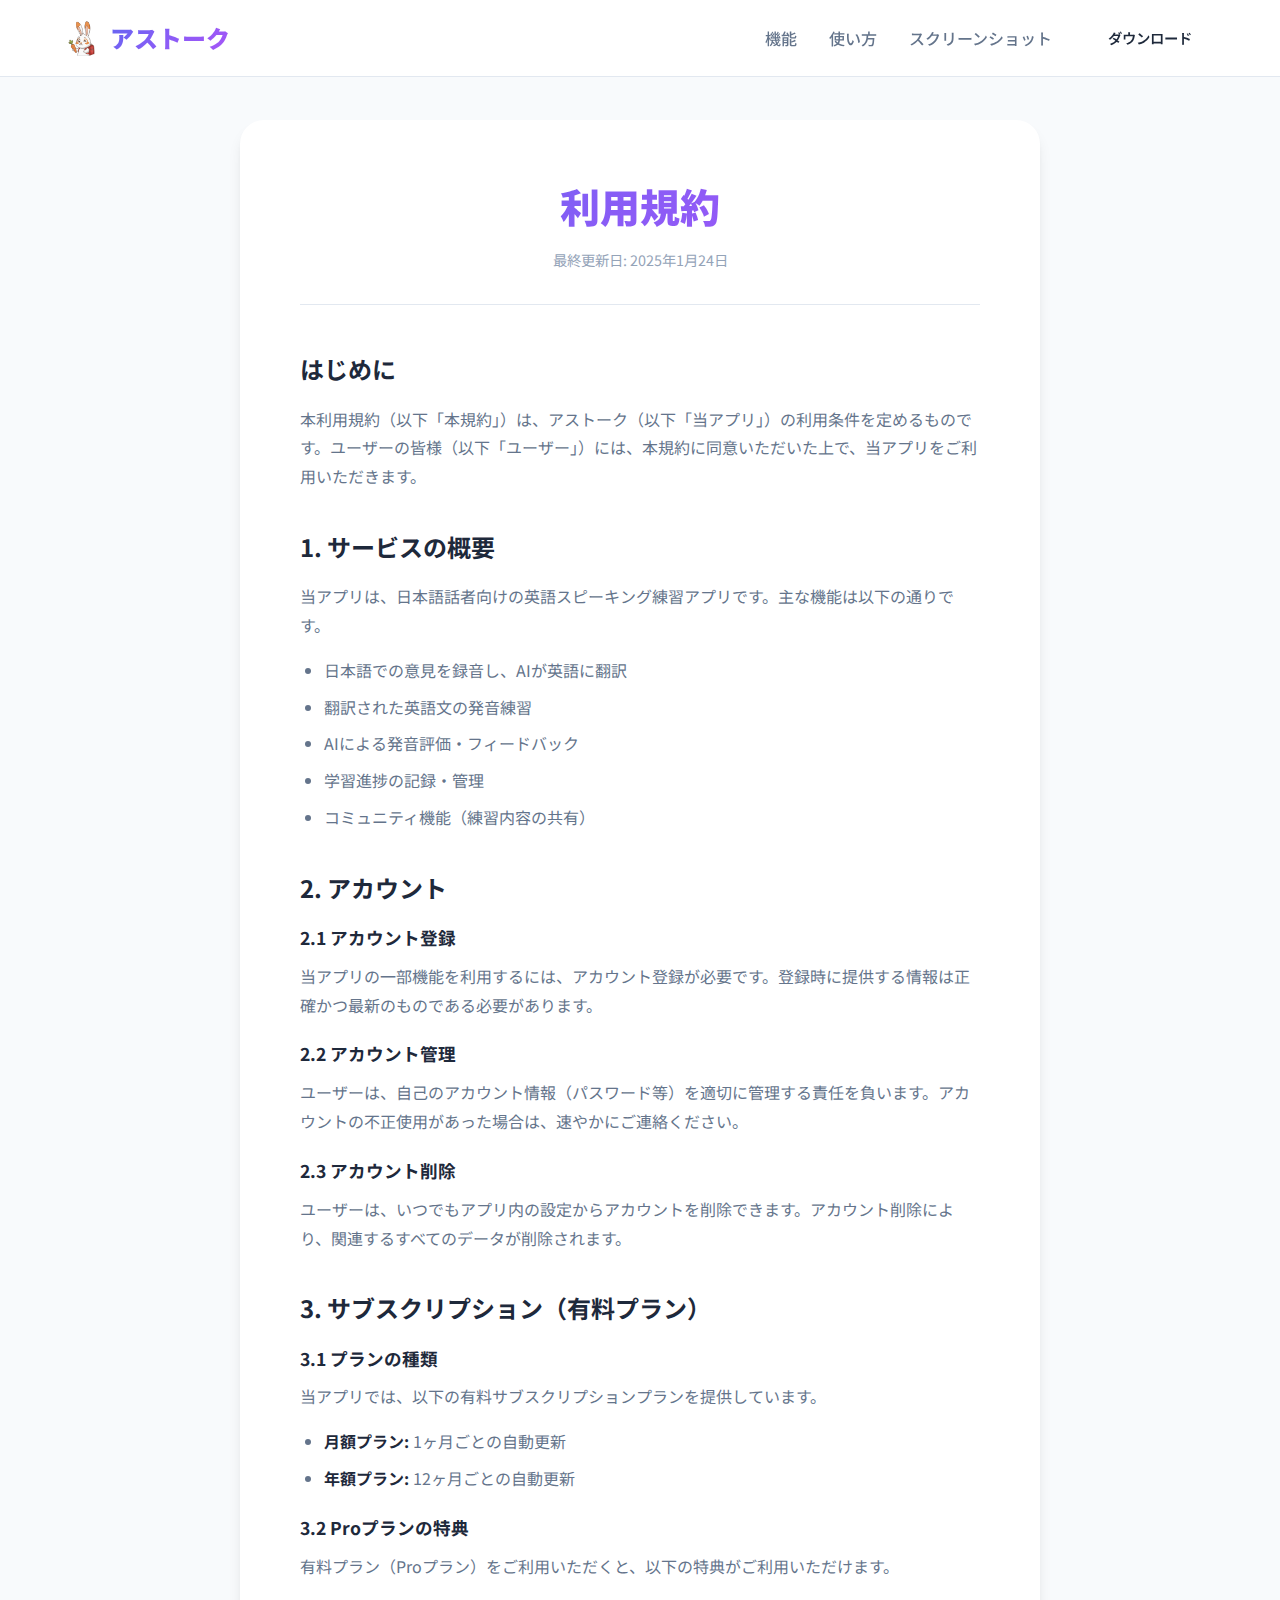
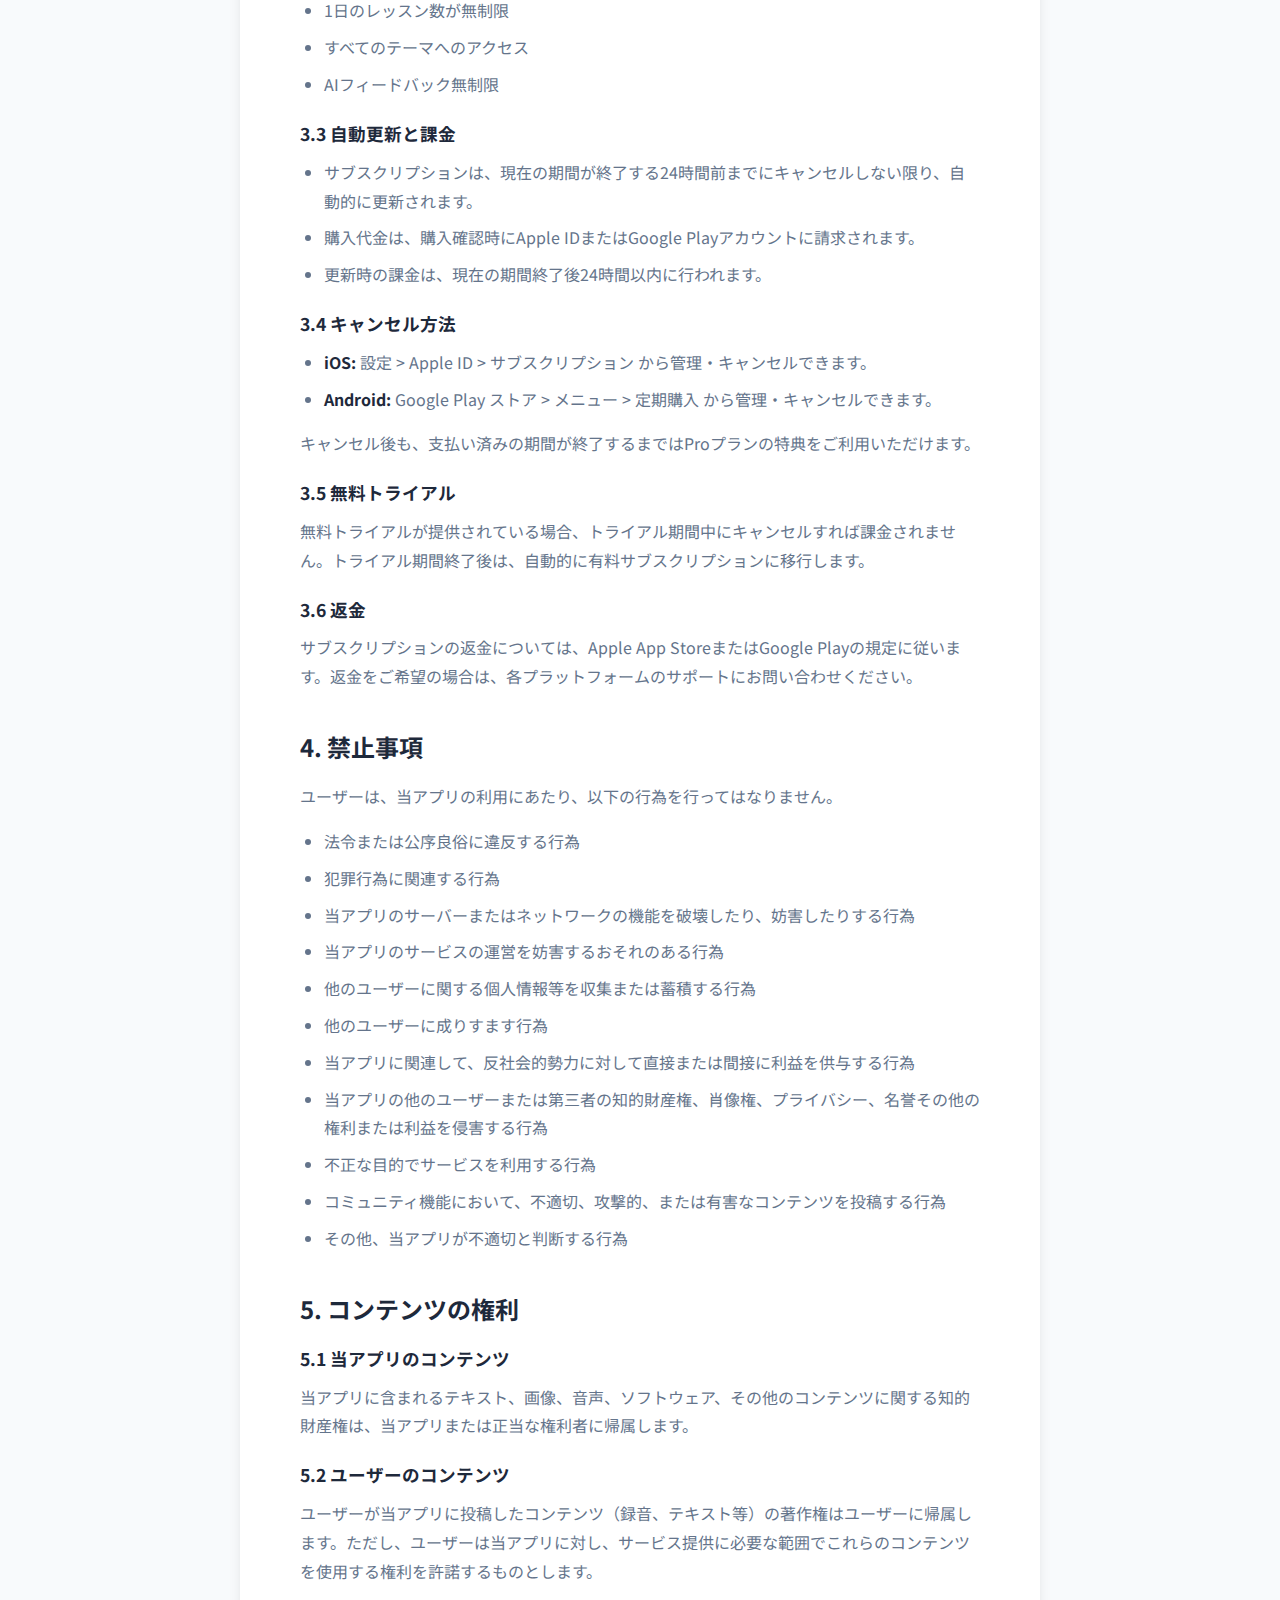
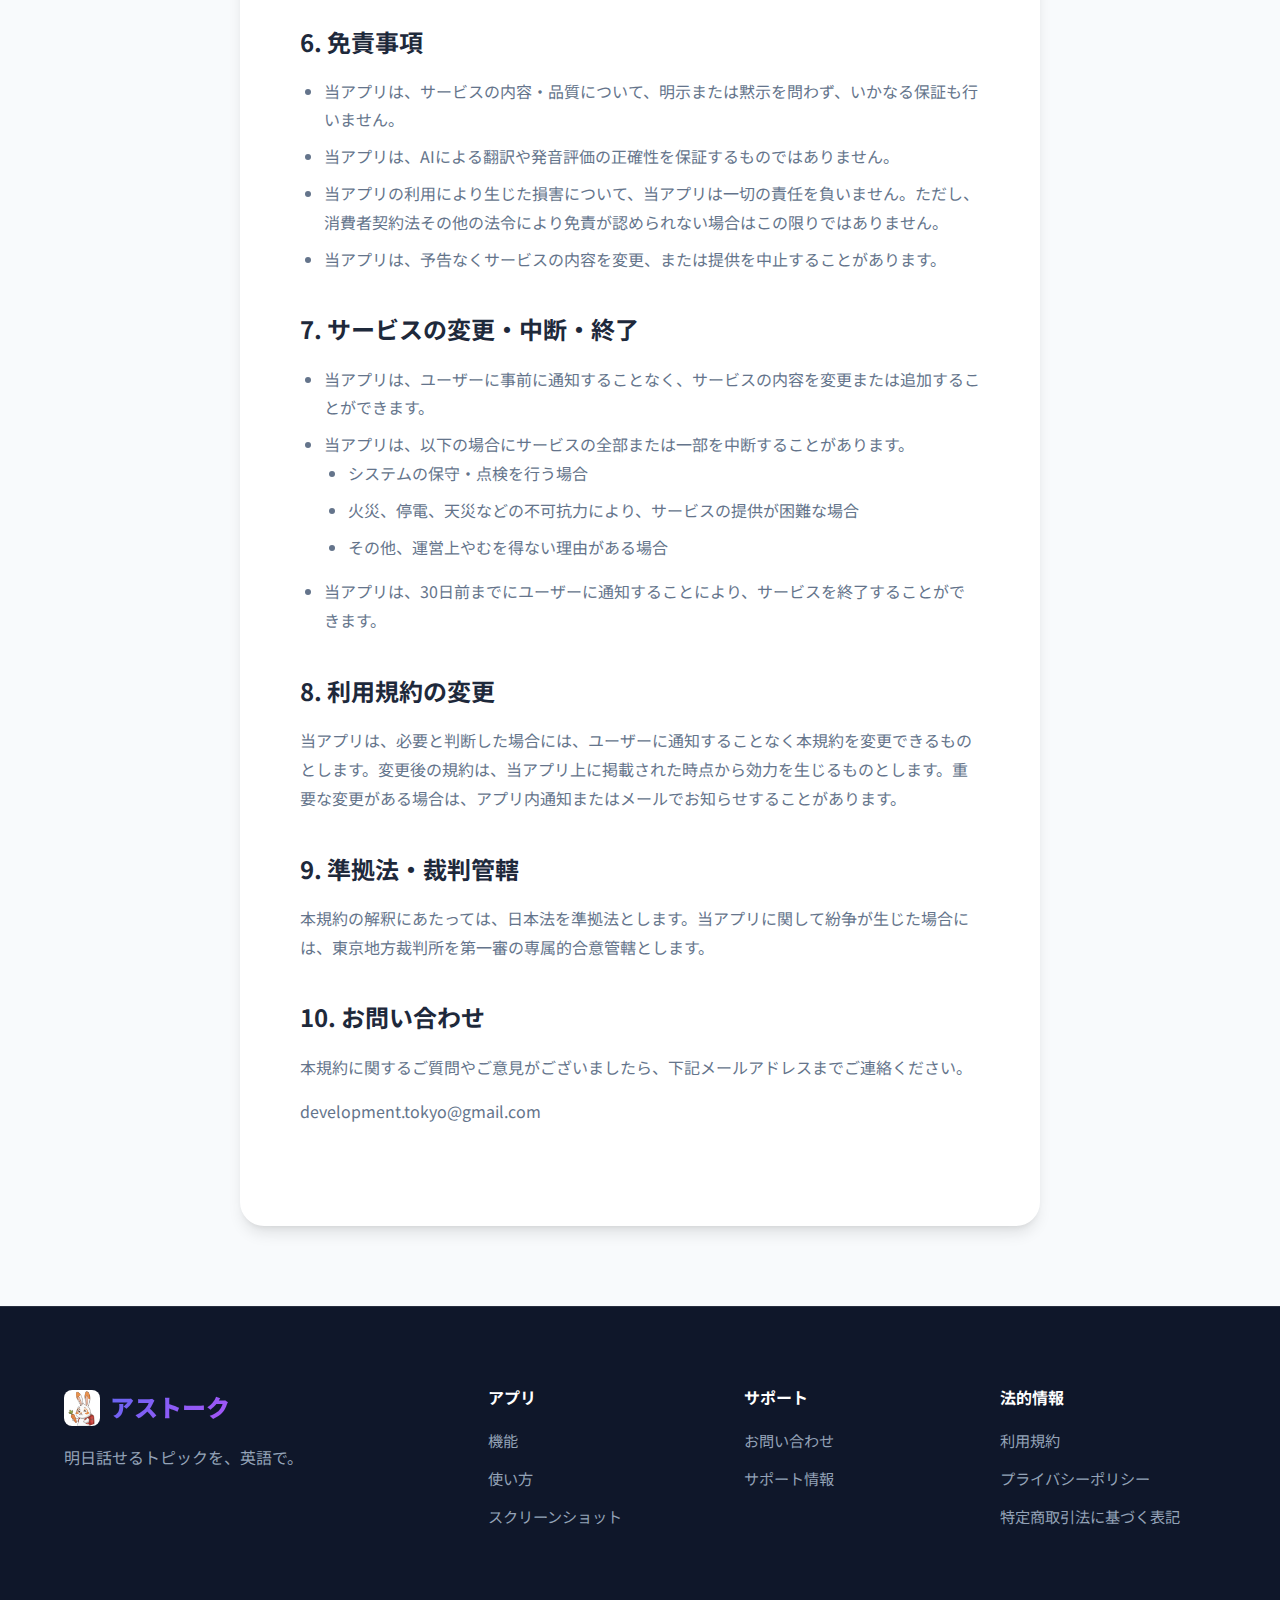
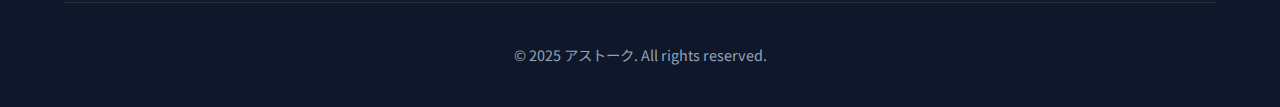
<file: terms.html>
<!DOCTYPE html>
<html lang="ja">
<head>
    <meta charset="UTF-8">
    <meta name="viewport" content="width=device-width, initial-scale=1.0">
    <title>利用規約 - アストーク</title>
    <meta name="description" content="アストークの利用規約。サービスのご利用条件について説明します。">
    <link rel="icon" type="image/png" sizes="32x32" href="images/favicon-32.png">
    <link rel="icon" type="image/png" sizes="16x16" href="images/favicon-16.png">
    <link rel="apple-touch-icon" sizes="180x180" href="images/apple-touch-icon.png">
    <link rel="preconnect" href="https://fonts.googleapis.com">
    <link rel="preconnect" href="https://fonts.gstatic.com" crossorigin>
    <link href="https://fonts.googleapis.com/css2?family=Noto+Sans+JP:wght@400;500;700;900&display=swap" rel="stylesheet">
    <link rel="stylesheet" href="styles.css">
</head>
<body>
    <!-- Navigation -->
    <nav class="nav">
        <div class="nav-container">
            <a href="index.html" class="logo">
                <img src="images/icon.png" alt="アストーク" class="logo-icon">
                <span class="logo-text">アストーク</span>
            </a>
            <div class="nav-links">
                <a href="index.html#features">機能</a>
                <a href="index.html#how-it-works">使い方</a>
                <a href="index.html#screenshots">スクリーンショット</a>
                <a href="index.html#download" class="btn btn-nav">ダウンロード</a>
            </div>
            <button class="mobile-menu-btn" aria-label="メニュー">
                <span></span>
                <span></span>
                <span></span>
            </button>
        </div>
    </nav>

    <!-- Legal Content -->
    <main class="legal-page">
        <div class="container">
            <div class="legal-content">
                <h1>利用規約</h1>
                <p class="legal-update">最終更新日: 2025年1月24日</p>

                <section class="legal-section">
                    <h2>はじめに</h2>
                    <p>本利用規約（以下「本規約」）は、アストーク（以下「当アプリ」）の利用条件を定めるものです。ユーザーの皆様（以下「ユーザー」）には、本規約に同意いただいた上で、当アプリをご利用いただきます。</p>
                </section>

                <section class="legal-section">
                    <h2>1. サービスの概要</h2>
                    <p>当アプリは、日本語話者向けの英語スピーキング練習アプリです。主な機能は以下の通りです。</p>
                    <ul>
                        <li>日本語での意見を録音し、AIが英語に翻訳</li>
                        <li>翻訳された英語文の発音練習</li>
                        <li>AIによる発音評価・フィードバック</li>
                        <li>学習進捗の記録・管理</li>
                        <li>コミュニティ機能（練習内容の共有）</li>
                    </ul>
                </section>

                <section class="legal-section">
                    <h2>2. アカウント</h2>
                    <h3>2.1 アカウント登録</h3>
                    <p>当アプリの一部機能を利用するには、アカウント登録が必要です。登録時に提供する情報は正確かつ最新のものである必要があります。</p>

                    <h3>2.2 アカウント管理</h3>
                    <p>ユーザーは、自己のアカウント情報（パスワード等）を適切に管理する責任を負います。アカウントの不正使用があった場合は、速やかにご連絡ください。</p>

                    <h3>2.3 アカウント削除</h3>
                    <p>ユーザーは、いつでもアプリ内の設定からアカウントを削除できます。アカウント削除により、関連するすべてのデータが削除されます。</p>
                </section>

                <section class="legal-section">
                    <h2>3. サブスクリプション（有料プラン）</h2>
                    <h3>3.1 プランの種類</h3>
                    <p>当アプリでは、以下の有料サブスクリプションプランを提供しています。</p>
                    <ul>
                        <li><strong>月額プラン:</strong> 1ヶ月ごとの自動更新</li>
                        <li><strong>年額プラン:</strong> 12ヶ月ごとの自動更新</li>
                    </ul>

                    <h3>3.2 Proプランの特典</h3>
                    <p>有料プラン（Proプラン）をご利用いただくと、以下の特典がご利用いただけます。</p>
                    <ul>
                        <li>1日のレッスン数が無制限</li>
                        <li>すべてのテーマへのアクセス</li>
                        <li>AIフィードバック無制限</li>
                    </ul>

                    <h3>3.3 自動更新と課金</h3>
                    <ul>
                        <li>サブスクリプションは、現在の期間が終了する24時間前までにキャンセルしない限り、自動的に更新されます。</li>
                        <li>購入代金は、購入確認時にApple IDまたはGoogle Playアカウントに請求されます。</li>
                        <li>更新時の課金は、現在の期間終了後24時間以内に行われます。</li>
                    </ul>

                    <h3>3.4 キャンセル方法</h3>
                    <ul>
                        <li><strong>iOS:</strong> 設定 > Apple ID > サブスクリプション から管理・キャンセルできます。</li>
                        <li><strong>Android:</strong> Google Play ストア > メニュー > 定期購入 から管理・キャンセルできます。</li>
                    </ul>
                    <p>キャンセル後も、支払い済みの期間が終了するまではProプランの特典をご利用いただけます。</p>

                    <h3>3.5 無料トライアル</h3>
                    <p>無料トライアルが提供されている場合、トライアル期間中にキャンセルすれば課金されません。トライアル期間終了後は、自動的に有料サブスクリプションに移行します。</p>

                    <h3>3.6 返金</h3>
                    <p>サブスクリプションの返金については、Apple App StoreまたはGoogle Playの規定に従います。返金をご希望の場合は、各プラットフォームのサポートにお問い合わせください。</p>
                </section>

                <section class="legal-section">
                    <h2>4. 禁止事項</h2>
                    <p>ユーザーは、当アプリの利用にあたり、以下の行為を行ってはなりません。</p>
                    <ul>
                        <li>法令または公序良俗に違反する行為</li>
                        <li>犯罪行為に関連する行為</li>
                        <li>当アプリのサーバーまたはネットワークの機能を破壊したり、妨害したりする行為</li>
                        <li>当アプリのサービスの運営を妨害するおそれのある行為</li>
                        <li>他のユーザーに関する個人情報等を収集または蓄積する行為</li>
                        <li>他のユーザーに成りすます行為</li>
                        <li>当アプリに関連して、反社会的勢力に対して直接または間接に利益を供与する行為</li>
                        <li>当アプリの他のユーザーまたは第三者の知的財産権、肖像権、プライバシー、名誉その他の権利または利益を侵害する行為</li>
                        <li>不正な目的でサービスを利用する行為</li>
                        <li>コミュニティ機能において、不適切、攻撃的、または有害なコンテンツを投稿する行為</li>
                        <li>その他、当アプリが不適切と判断する行為</li>
                    </ul>
                </section>

                <section class="legal-section">
                    <h2>5. コンテンツの権利</h2>
                    <h3>5.1 当アプリのコンテンツ</h3>
                    <p>当アプリに含まれるテキスト、画像、音声、ソフトウェア、その他のコンテンツに関する知的財産権は、当アプリまたは正当な権利者に帰属します。</p>

                    <h3>5.2 ユーザーのコンテンツ</h3>
                    <p>ユーザーが当アプリに投稿したコンテンツ（録音、テキスト等）の著作権はユーザーに帰属します。ただし、ユーザーは当アプリに対し、サービス提供に必要な範囲でこれらのコンテンツを使用する権利を許諾するものとします。</p>
                </section>

                <section class="legal-section">
                    <h2>6. 免責事項</h2>
                    <ul>
                        <li>当アプリは、サービスの内容・品質について、明示または黙示を問わず、いかなる保証も行いません。</li>
                        <li>当アプリは、AIによる翻訳や発音評価の正確性を保証するものではありません。</li>
                        <li>当アプリの利用により生じた損害について、当アプリは一切の責任を負いません。ただし、消費者契約法その他の法令により免責が認められない場合はこの限りではありません。</li>
                        <li>当アプリは、予告なくサービスの内容を変更、または提供を中止することがあります。</li>
                    </ul>
                </section>

                <section class="legal-section">
                    <h2>7. サービスの変更・中断・終了</h2>
                    <ul>
                        <li>当アプリは、ユーザーに事前に通知することなく、サービスの内容を変更または追加することができます。</li>
                        <li>当アプリは、以下の場合にサービスの全部または一部を中断することがあります。
                            <ul>
                                <li>システムの保守・点検を行う場合</li>
                                <li>火災、停電、天災などの不可抗力により、サービスの提供が困難な場合</li>
                                <li>その他、運営上やむを得ない理由がある場合</li>
                            </ul>
                        </li>
                        <li>当アプリは、30日前までにユーザーに通知することにより、サービスを終了することができます。</li>
                    </ul>
                </section>

                <section class="legal-section">
                    <h2>8. 利用規約の変更</h2>
                    <p>当アプリは、必要と判断した場合には、ユーザーに通知することなく本規約を変更できるものとします。変更後の規約は、当アプリ上に掲載された時点から効力を生じるものとします。重要な変更がある場合は、アプリ内通知またはメールでお知らせすることがあります。</p>
                </section>

                <section class="legal-section">
                    <h2>9. 準拠法・裁判管轄</h2>
                    <p>本規約の解釈にあたっては、日本法を準拠法とします。当アプリに関して紛争が生じた場合には、東京地方裁判所を第一審の専属的合意管轄とします。</p>
                </section>

                <section class="legal-section">
                    <h2>10. お問い合わせ</h2>
                    <p>本規約に関するご質問やご意見がございましたら、下記メールアドレスまでご連絡ください。</p>
                    <p><a href="mailto:development.tokyo@gmail.com">development.tokyo@gmail.com</a></p>
                </section>
            </div>
        </div>
    </main>

    <!-- Footer -->
    <footer class="footer">
        <div class="container">
            <div class="footer-content">
                <div class="footer-brand">
                    <div class="logo">
                        <img src="images/icon.png" alt="アストーク" class="logo-icon">
                        <span class="logo-text">アストーク</span>
                    </div>
                    <p>明日話せるトピックを、英語で。</p>
                </div>
                <div class="footer-links">
                    <div class="footer-column">
                        <h4>アプリ</h4>
                        <a href="index.html#features">機能</a>
                        <a href="index.html#how-it-works">使い方</a>
                        <a href="index.html#screenshots">スクリーンショット</a>
                    </div>
                    <div class="footer-column">
                        <h4>サポート</h4>
                        <a href="mailto:development.tokyo@gmail.com">お問い合わせ</a>
                        <a href="index.html#support">サポート情報</a>
                    </div>
                    <div class="footer-column">
                        <h4>法的情報</h4>
                        <a href="terms.html">利用規約</a>
                        <a href="privacy.html">プライバシーポリシー</a>
                        <a href="#">特定商取引法に基づく表記</a>
                    </div>
                </div>
            </div>
            <div class="footer-bottom">
                <p>&copy; 2025 アストーク. All rights reserved.</p>
            </div>
        </div>
    </footer>

    <script src="script.js"></script>
</body>
</html>
</file>
<file: styles.css>
/* ===== CSS Variables ===== */
:root {
    --primary-color: #6366f1;
    --primary-dark: #4f46e5;
    --primary-light: #818cf8;
    --secondary-color: #0ea5e9;
    --accent-color: #f59e0b;
    --text-color: #1e293b;
    --text-light: #64748b;
    --text-lighter: #94a3b8;
    --bg-color: #ffffff;
    --bg-light: #f8fafc;
    --bg-dark: #0f172a;
    --border-color: #e2e8f0;
    --gradient-1: linear-gradient(135deg, #6366f1 0%, #8b5cf6 50%, #a855f7 100%);
    --gradient-2: linear-gradient(135deg, #0ea5e9 0%, #6366f1 100%);
    --shadow-sm: 0 1px 2px 0 rgb(0 0 0 / 0.05);
    --shadow-md: 0 4px 6px -1px rgb(0 0 0 / 0.1), 0 2px 4px -2px rgb(0 0 0 / 0.1);
    --shadow-lg: 0 10px 15px -3px rgb(0 0 0 / 0.1), 0 4px 6px -4px rgb(0 0 0 / 0.1);
    --shadow-xl: 0 20px 25px -5px rgb(0 0 0 / 0.1), 0 8px 10px -6px rgb(0 0 0 / 0.1);
    --radius-sm: 0.375rem;
    --radius-md: 0.5rem;
    --radius-lg: 1rem;
    --radius-xl: 1.5rem;
    --radius-full: 9999px;
}

/* ===== Reset & Base ===== */
*, *::before, *::after {
    box-sizing: border-box;
    margin: 0;
    padding: 0;
}

html {
    scroll-behavior: smooth;
}

body {
    font-family: 'Noto Sans JP', -apple-system, BlinkMacSystemFont, 'Segoe UI', sans-serif;
    font-size: 16px;
    line-height: 1.7;
    color: var(--text-color);
    background-color: var(--bg-color);
    overflow-x: hidden;
}

img {
    max-width: 100%;
    height: auto;
    display: block;
}

a {
    text-decoration: none;
    color: inherit;
    transition: color 0.3s ease;
}

/* ===== Container ===== */
.container {
    max-width: 1200px;
    margin: 0 auto;
    padding: 0 24px;
}

/* ===== Typography ===== */
h1, h2, h3, h4 {
    font-weight: 700;
    line-height: 1.3;
}

h1 {
    font-size: clamp(2.5rem, 5vw, 4rem);
    font-weight: 900;
}

h2 {
    font-size: clamp(2rem, 4vw, 3rem);
    text-align: center;
    margin-bottom: 60px;
}

h3 {
    font-size: 1.5rem;
}

.highlight {
    background: var(--gradient-1);
    -webkit-background-clip: text;
    -webkit-text-fill-color: transparent;
    background-clip: text;
}

.nowrap {
    white-space: nowrap;
}

/* ===== Buttons ===== */
.btn {
    display: inline-flex;
    align-items: center;
    justify-content: center;
    gap: 10px;
    padding: 14px 28px;
    font-size: 1rem;
    font-weight: 600;
    border-radius: var(--radius-full);
    border: none;
    cursor: pointer;
    transition: all 0.3s ease;
}

.btn-primary {
    background: var(--gradient-1);
    color: white;
    box-shadow: 0 4px 14px rgb(99 102 241 / 0.4);
}

.btn-primary:hover {
    transform: translateY(-2px);
    box-shadow: 0 6px 20px rgb(99 102 241 / 0.5);
}

.btn-secondary {
    background: var(--bg-dark);
    color: white;
    box-shadow: var(--shadow-md);
}

.btn-secondary:hover {
    background: #1e293b;
    transform: translateY(-2px);
}

.btn-nav {
    padding: 10px 24px;
    font-size: 0.9rem;
}

.btn-large {
    padding: 18px 36px;
    font-size: 1.1rem;
}

/* ===== Navigation ===== */
.nav {
    position: fixed;
    top: 0;
    left: 0;
    right: 0;
    z-index: 1000;
    background: rgba(255, 255, 255, 0.9);
    backdrop-filter: blur(10px);
    border-bottom: 1px solid var(--border-color);
}

.nav-container {
    max-width: 1200px;
    margin: 0 auto;
    padding: 16px 24px;
    display: flex;
    align-items: center;
    justify-content: space-between;
}

.logo {
    display: flex;
    align-items: center;
    gap: 10px;
}

.logo-icon {
    width: 36px;
    height: 36px;
    border-radius: 8px;
}

.logo-text {
    font-size: 1.5rem;
    font-weight: 900;
    background: var(--gradient-1);
    -webkit-background-clip: text;
    -webkit-text-fill-color: transparent;
    background-clip: text;
}

.nav-links {
    display: flex;
    align-items: center;
    gap: 32px;
}

.nav-links a:not(.btn) {
    font-weight: 500;
    color: var(--text-light);
}

.nav-links a:not(.btn):hover {
    color: var(--primary-color);
}

.mobile-menu-btn {
    display: none;
    flex-direction: column;
    gap: 5px;
    padding: 10px;
    background: none;
    border: none;
    cursor: pointer;
}

.mobile-menu-btn span {
    width: 24px;
    height: 2px;
    background: var(--text-color);
    transition: all 0.3s ease;
}

/* ===== Hero Section ===== */
.hero {
    min-height: 100vh;
    background: linear-gradient(180deg, #f8fafc 0%, #ffffff 100%);
    padding-top: 80px;
}

.hero-content {
    max-width: 1200px;
    margin: 0 auto;
    padding: 80px 24px;
    display: grid;
    grid-template-columns: 1fr 1fr;
    gap: 60px;
    align-items: center;
    min-height: calc(100vh - 80px);
}

.hero-text h1 {
    margin-bottom: 24px;
}

.hero-subtitle {
    font-size: 1.25rem;
    color: var(--text-light);
    margin-bottom: 40px;
    line-height: 1.8;
}

.hero-buttons {
    display: flex;
    gap: 16px;
    flex-wrap: wrap;
}

.hero-note {
    margin-top: 20px;
    font-size: 0.9rem;
    color: var(--text-lighter);
}

.hero-image {
    display: flex;
    justify-content: center;
    align-items: center;
}

.phone-mockup {
    position: relative;
    width: 280px;
    background: linear-gradient(145deg, #1a1a2e 0%, #16213e 100%);
    border-radius: 40px;
    padding: 12px;
    box-shadow:
        0 50px 100px -20px rgba(0, 0, 0, 0.3),
        0 30px 60px -30px rgba(0, 0, 0, 0.4),
        inset 0 1px 0 rgba(255, 255, 255, 0.1);
}

.phone-mockup::before {
    content: '';
    position: absolute;
    top: 16px;
    left: 50%;
    transform: translateX(-50%);
    width: 80px;
    height: 24px;
    background: #0a0a0a;
    border-radius: 20px;
    z-index: 10;
}

.phone-mockup img {
    border-radius: 30px;
    width: 100%;
}

/* ===== Problem Section ===== */
.problem {
    padding: 100px 0;
    background: var(--bg-light);
}

.problem-grid {
    display: grid;
    grid-template-columns: repeat(4, 1fr);
    gap: 24px;
}

.problem-card {
    background: white;
    padding: 40px 24px;
    border-radius: var(--radius-xl);
    text-align: center;
    box-shadow: var(--shadow-md);
    transition: transform 0.3s ease;
}

.problem-card:hover {
    transform: translateY(-8px);
}

.problem-icon {
    margin-bottom: 20px;
    color: var(--primary-color);
}

.problem-icon svg {
    width: 48px;
    height: 48px;
}

.problem-card p {
    font-size: 1.1rem;
    font-weight: 500;
    color: var(--text-color);
    line-height: 1.6;
}

/* ===== Solution Section ===== */
.solution {
    padding: 100px 0;
    background: var(--gradient-1);
    color: white;
}

.solution-content {
    text-align: center;
    max-width: 1000px;
    margin: 0 auto;
}

.solution h2 {
    color: white;
    margin-bottom: 30px;
}

.solution .highlight {
    background: white;
    -webkit-background-clip: text;
    -webkit-text-fill-color: transparent;
    background-clip: text;
}

.solution p {
    font-size: 1.25rem;
    line-height: 1.9;
    opacity: 0.95;
}

/* ===== How It Works Section ===== */
.how-it-works {
    padding: 100px 0;
}

.steps {
    display: grid;
    grid-template-columns: repeat(3, 1fr);
    gap: 40px;
}

.step {
    text-align: center;
    position: relative;
}

.step-number {
    width: 60px;
    height: 60px;
    background: var(--gradient-1);
    color: white;
    font-size: 1.5rem;
    font-weight: 900;
    border-radius: 50%;
    display: flex;
    align-items: center;
    justify-content: center;
    margin: 0 auto 30px;
    box-shadow: 0 4px 14px rgb(99 102 241 / 0.4);
}

.step-image {
    width: 200px;
    margin: 0 auto 30px;
    border-radius: 24px;
    overflow: hidden;
    box-shadow: var(--shadow-xl);
}

.step-image img {
    width: 100%;
}

.step h3 {
    margin-bottom: 16px;
    color: var(--text-color);
}

.step p {
    color: var(--text-light);
    line-height: 1.7;
}

/* ===== Features Section ===== */
.features {
    padding: 100px 0;
    background: var(--bg-light);
}

.feature-grid {
    display: flex;
    flex-direction: column;
    gap: 80px;
}

.feature-card {
    display: grid;
    grid-template-columns: 1fr 1fr;
    gap: 60px;
    align-items: center;
}

.feature-card.reverse {
    direction: rtl;
}

.feature-card.reverse > * {
    direction: ltr;
}

.feature-image {
    width: 280px;
    margin: 0 auto;
    border-radius: 32px;
    overflow: hidden;
    box-shadow: var(--shadow-xl);
}

.feature-image img {
    width: 100%;
}

.feature-content h3 {
    font-size: 1.75rem;
    margin-bottom: 20px;
    display: flex;
    align-items: center;
    gap: 12px;
}

.feature-icon {
    color: var(--primary-color);
    flex-shrink: 0;
}

.feature-content p {
    font-size: 1.1rem;
    color: var(--text-light);
    line-height: 1.8;
}

/* ===== Screenshots Section ===== */
.screenshots {
    padding: 100px 0;
}

.screenshot-gallery {
    display: grid;
    grid-template-columns: repeat(5, 1fr);
    gap: 24px;
}

.screenshot-item {
    text-align: center;
}

.screenshot-item img {
    border-radius: 16px;
    box-shadow: var(--shadow-lg);
    transition: transform 0.3s ease;
    margin-bottom: 12px;
}

.screenshot-item:hover img {
    transform: scale(1.05);
}

.screenshot-item p {
    font-size: 0.9rem;
    color: var(--text-light);
    font-weight: 500;
}

/* ===== Benefits Section ===== */
.benefits {
    padding: 100px 0;
    background: var(--bg-light);
}

.benefits-grid {
    display: grid;
    grid-template-columns: repeat(4, 1fr);
    gap: 30px;
}

.benefit-card {
    background: white;
    padding: 40px 30px;
    border-radius: var(--radius-xl);
    text-align: center;
    box-shadow: var(--shadow-md);
    transition: all 0.3s ease;
}

.benefit-card:hover {
    transform: translateY(-8px);
    box-shadow: var(--shadow-xl);
}

.benefit-icon {
    margin-bottom: 20px;
    color: var(--primary-color);
}

.benefit-icon svg {
    width: 48px;
    height: 48px;
}

.benefit-card h3 {
    font-size: 1.25rem;
    margin-bottom: 16px;
}

.benefit-card p {
    color: var(--text-light);
    line-height: 1.7;
}

/* ===== CTA Section ===== */
.cta {
    padding: 120px 0;
    background: var(--bg-dark);
    color: white;
    text-align: center;
}

.cta h2 {
    color: white;
    margin-bottom: 20px;
}

.cta > .container > p {
    font-size: 1.25rem;
    color: var(--text-lighter);
    margin-bottom: 40px;
}

.cta-buttons {
    display: flex;
    justify-content: center;
    gap: 20px;
    flex-wrap: wrap;
    margin-bottom: 40px;
}

.cta-note {
    font-size: 0.95rem;
    color: var(--text-lighter);
    margin-bottom: 30px;
}

.notify-form {
    display: flex;
    justify-content: center;
    gap: 12px;
    max-width: 500px;
    margin: 0 auto;
}

.notify-form input {
    flex: 1;
    padding: 16px 24px;
    font-size: 1rem;
    border: none;
    border-radius: var(--radius-full);
    background: rgba(255, 255, 255, 0.1);
    color: white;
    outline: none;
}

.notify-form input::placeholder {
    color: var(--text-lighter);
}

.notify-form input:focus {
    background: rgba(255, 255, 255, 0.15);
}

/* ===== Footer ===== */
.footer {
    background: var(--bg-dark);
    color: white;
    padding: 80px 0 40px;
    border-top: 1px solid rgba(255, 255, 255, 0.1);
}

.footer-content {
    display: grid;
    grid-template-columns: 1fr 2fr;
    gap: 60px;
    margin-bottom: 60px;
}

.footer-brand p {
    color: var(--text-lighter);
    margin-top: 16px;
}

.footer-links {
    display: grid;
    grid-template-columns: repeat(3, 1fr);
    gap: 40px;
}

.footer-column h4 {
    font-size: 1rem;
    margin-bottom: 20px;
    color: white;
}

.footer-column a {
    display: block;
    color: var(--text-lighter);
    margin-bottom: 12px;
    font-size: 0.95rem;
}

.footer-column a:hover {
    color: white;
}

.footer-bottom {
    padding-top: 40px;
    border-top: 1px solid rgba(255, 255, 255, 0.1);
    text-align: center;
}

.footer-bottom p {
    color: var(--text-lighter);
    font-size: 0.9rem;
}

/* ===== Responsive Design ===== */
@media (max-width: 1024px) {
    .hero-content {
        grid-template-columns: 1fr;
        text-align: center;
        padding: 60px 24px;
    }

    .hero-text {
        order: 1;
    }

    .hero-image {
        order: 0;
    }

    .hero-buttons {
        justify-content: center;
    }

    .phone-mockup {
        width: 240px;
    }

    .problem-grid {
        grid-template-columns: repeat(2, 1fr);
    }

    .steps {
        grid-template-columns: 1fr;
        gap: 60px;
    }

    .feature-card,
    .feature-card.reverse {
        grid-template-columns: 1fr;
        text-align: center;
        direction: ltr;
    }

    .screenshot-gallery {
        grid-template-columns: repeat(3, 1fr);
    }

    .benefits-grid {
        grid-template-columns: repeat(2, 1fr);
    }

    .footer-content {
        grid-template-columns: 1fr;
        text-align: center;
    }

    .footer-links {
        justify-items: center;
    }
}

@media (max-width: 768px) {
    .nav-links {
        display: none;
        position: absolute;
        top: 100%;
        left: 0;
        right: 0;
        background: white;
        flex-direction: column;
        padding: 20px;
        gap: 16px;
        border-bottom: 1px solid var(--border-color);
    }

    .nav-links.active {
        display: flex;
    }

    .mobile-menu-btn {
        display: flex;
    }

    h1 {
        font-size: 1.8rem;
    }

    h2 {
        font-size: 1.5rem;
        margin-bottom: 32px;
    }

    .nowrap {
        white-space: normal;
    }

    .hero-subtitle {
        font-size: 1rem;
    }

    .phone-mockup {
        width: 200px;
    }

    .problem-grid {
        grid-template-columns: 1fr;
    }

    .problem-card {
        padding: 30px 20px;
    }

    .solution-content {
        max-width: 100%;
    }

    .solution-content p {
        font-size: 1rem;
        line-height: 1.8;
    }

    .step-image {
        width: 180px;
    }

    .feature-content h3 {
        font-size: 1.3rem;
        flex-direction: column;
        gap: 8px;
    }

    .feature-image {
        width: 220px;
    }

    .screenshot-gallery {
        grid-template-columns: repeat(3, 1fr);
        gap: 12px;
    }

    .benefits-grid {
        grid-template-columns: 1fr;
    }

    .benefit-card {
        padding: 30px 20px;
    }

    .cta-buttons {
        flex-direction: column;
        align-items: center;
    }

    .notify-form {
        flex-direction: column;
    }

    .footer-links {
        grid-template-columns: 1fr;
        gap: 30px;
    }
}

@media (max-width: 480px) {
    .container {
        padding: 0 16px;
    }

    h1 {
        font-size: 1.5rem;
    }

    h2 {
        font-size: 1.3rem;
        margin-bottom: 24px;
    }

    .hero-content {
        padding: 30px 16px;
    }

    .hero-subtitle {
        font-size: 0.95rem;
    }

    .phone-mockup {
        width: 180px;
    }

    .btn {
        padding: 12px 20px;
        font-size: 0.9rem;
        width: 100%;
        justify-content: center;
    }

    .btn-large {
        padding: 14px 24px;
        font-size: 0.95rem;
    }

    .problem,
    .solution,
    .how-it-works,
    .features,
    .screenshots,
    .benefits,
    .cta {
        padding: 60px 0;
    }

    .problem-icon svg,
    .benefit-icon svg {
        width: 40px;
        height: 40px;
    }

    .step-number {
        width: 48px;
        height: 48px;
        font-size: 1.2rem;
    }

    .step-image {
        width: 160px;
    }

    .step h3 {
        font-size: 1.1rem;
    }

    .step p {
        font-size: 0.95rem;
    }

    .feature-image {
        width: 100%;
        max-width: 200px;
    }

    .feature-content h3 {
        font-size: 1.2rem;
    }

    .feature-content p {
        font-size: 1rem;
    }

    .screenshot-gallery {
        grid-template-columns: repeat(2, 1fr);
        gap: 10px;
    }

    .screenshot-item p {
        font-size: 0.8rem;
    }

    .benefit-card h3 {
        font-size: 1.1rem;
    }

    .benefit-card p {
        font-size: 0.95rem;
    }

    .cta h2 {
        font-size: 1.4rem;
    }

    .footer {
        padding: 50px 0 30px;
    }

    .footer-content {
        gap: 40px;
        margin-bottom: 40px;
    }

    .logo-icon {
        width: 32px;
        height: 32px;
    }

    .logo-text {
        font-size: 1.3rem;
    }

    .hero-buttons {
        flex-direction: column;
        width: 100%;
    }

    .hero-buttons .btn {
        width: 100%;
    }

    .btn-nav {
        width: auto;
    }
}

/* ===== Animations ===== */
@keyframes fadeInUp {
    from {
        opacity: 0;
        transform: translateY(30px);
    }
    to {
        opacity: 1;
        transform: translateY(0);
    }
}

.hero-text,
.hero-image {
    animation: fadeInUp 0.8s ease-out forwards;
}

.hero-image {
    animation-delay: 0.2s;
}

/* ===== Legal Pages (Privacy Policy, Terms) ===== */
.legal-page {
    padding-top: 120px;
    padding-bottom: 80px;
    min-height: calc(100vh - 200px);
    background: var(--bg-light);
}

.legal-content {
    max-width: 800px;
    margin: 0 auto;
    background: white;
    padding: 60px;
    border-radius: var(--radius-xl);
    box-shadow: var(--shadow-lg);
}

.legal-content h1 {
    font-size: 2.5rem;
    margin-bottom: 16px;
    text-align: center;
    background: var(--gradient-1);
    -webkit-background-clip: text;
    -webkit-text-fill-color: transparent;
    background-clip: text;
}

.legal-update {
    text-align: center;
    color: var(--text-lighter);
    font-size: 0.9rem;
    margin-bottom: 48px;
    padding-bottom: 32px;
    border-bottom: 1px solid var(--border-color);
}

.legal-section {
    margin-bottom: 40px;
}

.legal-section h2 {
    font-size: 1.5rem;
    margin-bottom: 20px;
    text-align: left;
    color: var(--text-color);
}

.legal-section h3 {
    font-size: 1.1rem;
    margin-top: 24px;
    margin-bottom: 12px;
    color: var(--text-color);
}

.legal-section p {
    color: var(--text-light);
    line-height: 1.8;
    margin-bottom: 16px;
}

.legal-section ul {
    list-style: disc;
    padding-left: 24px;
    margin-bottom: 16px;
}

.legal-section li {
    color: var(--text-light);
    line-height: 1.8;
    margin-bottom: 8px;
}

.legal-section strong {
    color: var(--text-color);
}

.contact-info {
    background: var(--bg-light);
    padding: 20px 24px;
    border-radius: var(--radius-md);
    border-left: 4px solid var(--primary-color);
}

@media (max-width: 768px) {
    .legal-page {
        padding-top: 100px;
        padding-bottom: 60px;
    }

    .legal-content {
        padding: 32px 24px;
        border-radius: var(--radius-lg);
    }

    .legal-content h1 {
        font-size: 1.8rem;
    }

    .legal-section h2 {
        font-size: 1.3rem;
    }
}

@media (max-width: 480px) {
    .legal-content {
        padding: 24px 16px;
    }

    .legal-content h1 {
        font-size: 1.5rem;
    }

    .legal-section h2 {
        font-size: 1.2rem;
    }

    .legal-section h3 {
        font-size: 1rem;
    }
}
</file>
